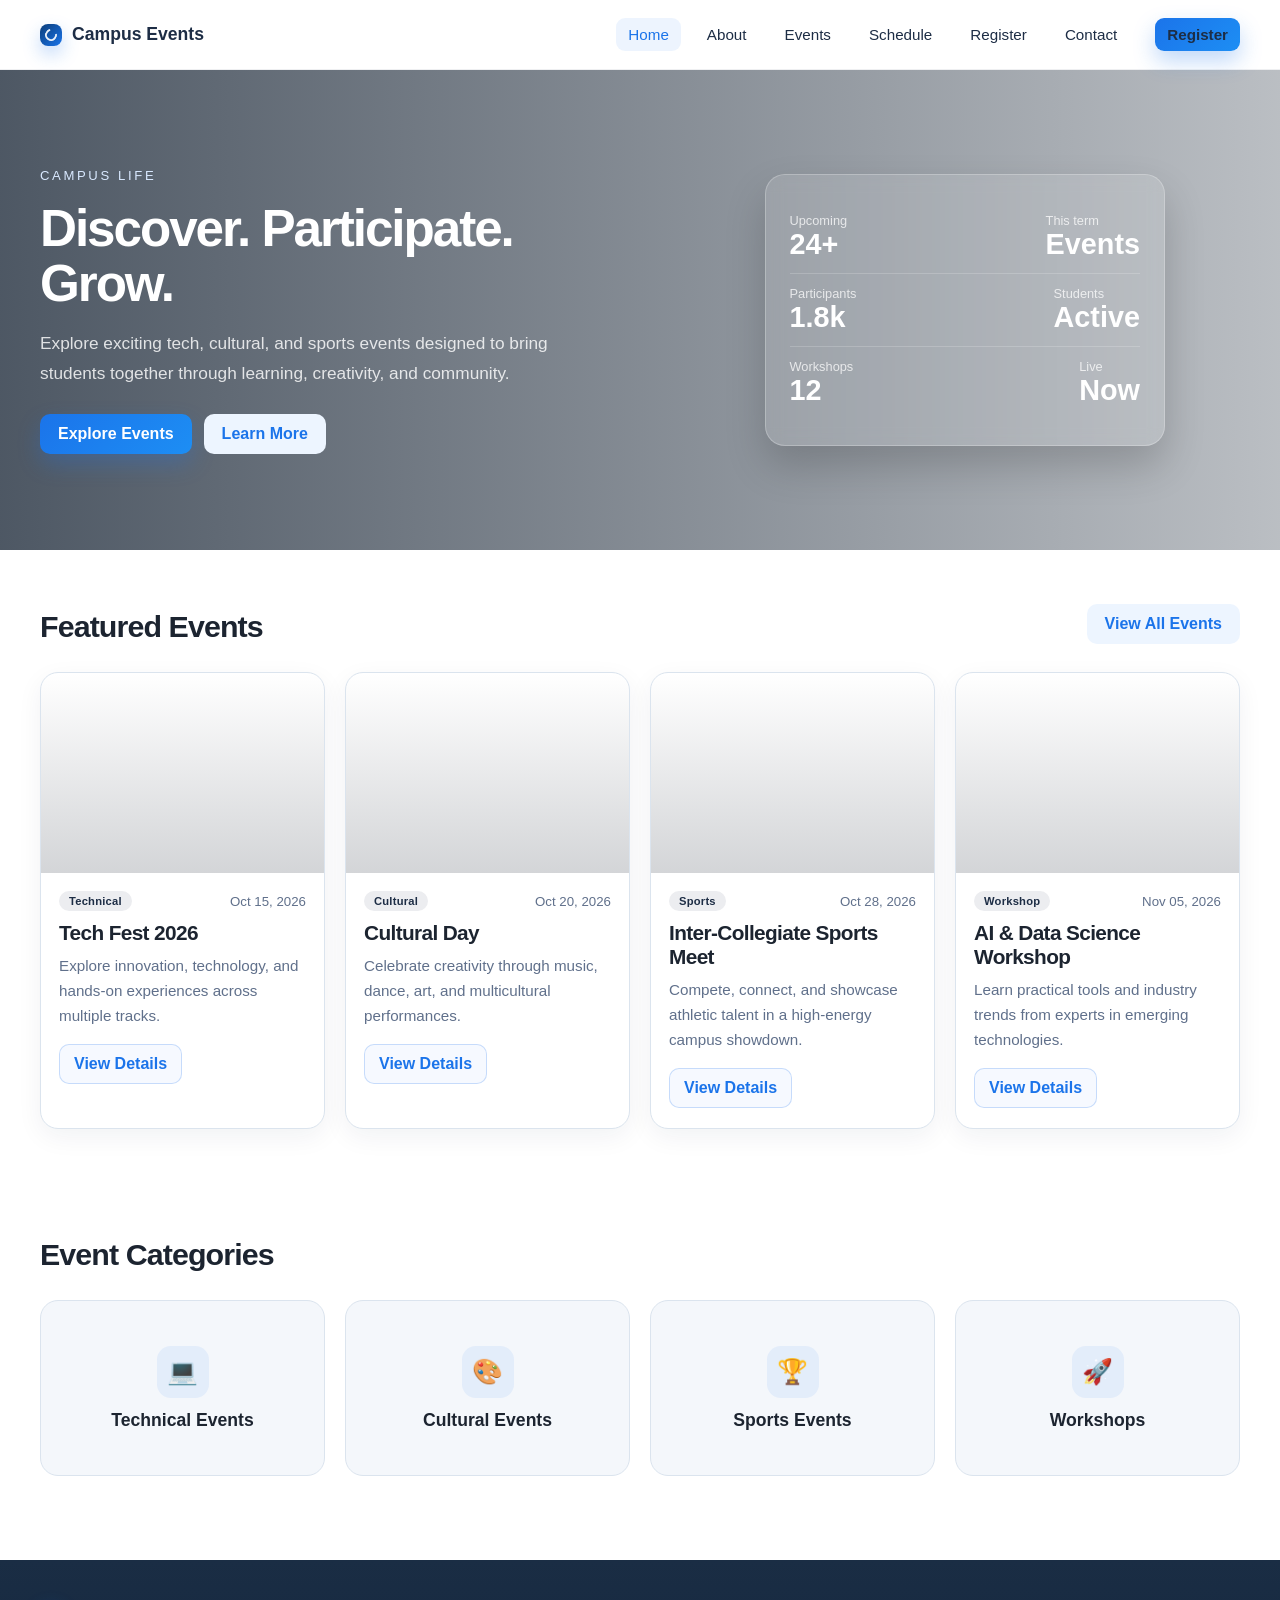
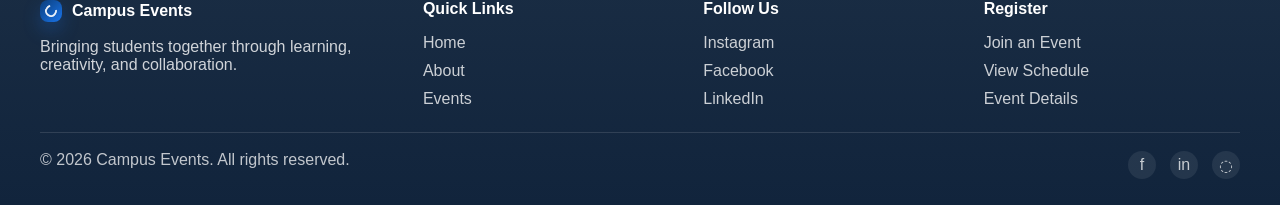
<file: college events/index.html>
<!DOCTYPE html>
<html lang="en">
  <head>
    <meta charset="UTF-8" />
    <meta name="viewport" content="width=device-width, initial-scale=1.0" />
    <title>Campus Events</title>
    <link rel="stylesheet" href="styles.css" />
  </head>
  <body>
    <div class="site-shell">
      <header class="topbar">
        <div class="container topbar-inner">
          <a href="index.html" class="brand" aria-label="Campus Events Home">
            <span class="brand-mark"></span>
            <span>Campus Events</span>
          </a>

          <nav class="nav" aria-label="Main navigation">
            <a href="index.html" class="active" aria-current="page">Home</a>
            <a href="about.html">About</a>
            <a href="events.html">Events</a>
            <a href="schedule.html">Schedule</a>
            <a href="register.html">Register</a>
            <a href="event-details.html">Contact</a>
            <a href="register.html" class="btn btn-primary">Register</a>
          </nav>
        </div>
      </header>

      <main>
        <section class="page-hero" style="background-image: url('https://images.unsplash.com/photo-1523240795612-9a054b0db644?auto=format&fit=crop&w=1600&q=80');">
          <div class="container hero-inner">
            <div class="hero-copy">
              <div class="eyebrow">Campus life</div>
              <h1>Discover. Participate. Grow.</h1>
              <p>
                Explore exciting tech, cultural, and sports events designed to bring
                students together through learning, creativity, and community.
              </p>
              <div class="hero-actions">
                <a class="btn btn-primary" href="events.html">Explore Events</a>
                <a class="btn btn-secondary" href="about.html">Learn More</a>
              </div>
            </div>

            <div class="hero-visual">
              <div class="hero-card">
                <div class="hero-stat">
                  <div>
                    <div style="opacity: .75; font-size: .8rem;">Upcoming</div>
                    <strong>24+</strong>
                  </div>
                  <div>
                    <div style="opacity: .75; font-size: .8rem;">This term</div>
                    <strong>Events</strong>
                  </div>
                </div>
                <div class="hero-stat">
                  <div>
                    <div style="opacity: .75; font-size: .8rem;">Participants</div>
                    <strong>1.8k</strong>
                  </div>
                  <div>
                    <div style="opacity: .75; font-size: .8rem;">Students</div>
                    <strong>Active</strong>
                  </div>
                </div>
                <div class="hero-stat">
                  <div>
                    <div style="opacity: .75; font-size: .8rem;">Workshops</div>
                    <strong>12</strong>
                  </div>
                  <div>
                    <div style="opacity: .75; font-size: .8rem;">Live</div>
                    <strong>Now</strong>
                  </div>
                </div>
              </div>
            </div>
          </div>
        </section>

        <section class="section">
          <div class="container">
            <div class="section-heading">
              <h2>Featured Events</h2>
              <a href="events.html" class="btn btn-secondary">View All Events</a>
            </div>

            <div class="featured-grid">
              <article class="card">
                <div class="card-media" style="background-image: url('https://images.unsplash.com/photo-1516280440614-37939bbacd81?auto=format&fit=crop&w=1200&q=80');"></div>
                <div class="card-body">
                  <div class="card-topline">
                    <span class="badge dark">Technical</span>
                    <span class="card-date">Oct 15, 2026</span>
                  </div>
                  <h3>Tech Fest 2026</h3>
                  <p>Explore innovation, technology, and hands-on experiences across multiple tracks.</p>
                  <div class="card-actions">
                    <a href="event-details.html" class="card-btn">View Details</a>
                  </div>
                </div>
              </article>

              <article class="card">
                <div class="card-media" style="background-image: url('https://images.unsplash.com/photo-1501386761578-eac5c94b800a?auto=format&fit=crop&w=1200&q=80');"></div>
                <div class="card-body">
                  <div class="card-topline">
                    <span class="badge dark">Cultural</span>
                    <span class="card-date">Oct 20, 2026</span>
                  </div>
                  <h3>Cultural Day</h3>
                  <p>Celebrate creativity through music, dance, art, and multicultural performances.</p>
                  <div class="card-actions">
                    <a href="event-details.html" class="card-btn">View Details</a>
                  </div>
                </div>
              </article>

              <article class="card">
                <div class="card-media" style="background-image: url('https://images.unsplash.com/photo-1547347298-4074fc3086f0?auto=format&fit=crop&w=1200&q=80');"></div>
                <div class="card-body">
                  <div class="card-topline">
                    <span class="badge dark">Sports</span>
                    <span class="card-date">Oct 28, 2026</span>
                  </div>
                  <h3>Inter-Collegiate Sports Meet</h3>
                  <p>Compete, connect, and showcase athletic talent in a high-energy campus showdown.</p>
                  <div class="card-actions">
                    <a href="event-details.html" class="card-btn">View Details</a>
                  </div>
                </div>
              </article>

              <article class="card">
                <div class="card-media" style="background-image: url('https://images.unsplash.com/photo-1516321318423-f06f85e504b3?auto=format&fit=crop&w=1200&q=80');"></div>
                <div class="card-body">
                  <div class="card-topline">
                    <span class="badge dark">Workshop</span>
                    <span class="card-date">Nov 05, 2026</span>
                  </div>
                  <h3>AI & Data Science Workshop</h3>
                  <p>Learn practical tools and industry trends from experts in emerging technologies.</p>
                  <div class="card-actions">
                    <a href="event-details.html" class="card-btn">View Details</a>
                  </div>
                </div>
              </article>
            </div>
          </div>
        </section>

        <section class="section">
          <div class="container">
            <div class="section-heading">
              <h2>Event Categories</h2>
            </div>

            <div class="category-grid">
              <div class="category-card">
                <div class="category-icon">💻</div>
                <h3>Technical Events</h3>
              </div>

              <div class="category-card">
                <div class="category-icon">🎨</div>
                <h3>Cultural Events</h3>
              </div>

              <div class="category-card">
                <div class="category-icon">🏆</div>
                <h3>Sports Events</h3>
              </div>

              <div class="category-card">
                <div class="category-icon">🚀</div>
                <h3>Workshops</h3>
              </div>
            </div>
          </div>
        </section>
      </main>

      <footer class="footer">
        <div class="container footer-inner">
          <div>
            <div class="footer-brand">
              <span class="brand-mark"></span>
              <span>Campus Events</span>
            </div>
            <p>Bringing students together through learning, creativity, and collaboration.</p>
          </div>

          <div class="footer-block">
            <h4>Quick Links</h4>
            <ul>
              <li><a href="index.html">Home</a></li>
              <li><a href="about.html">About</a></li>
              <li><a href="events.html">Events</a></li>
            </ul>
          </div>

          <div class="footer-block">
            <h4>Follow Us</h4>
            <ul>
              <li><a href="#">Instagram</a></li>
              <li><a href="#">Facebook</a></li>
              <li><a href="#">LinkedIn</a></li>
            </ul>
          </div>

          <div class="footer-block">
            <h4>Register</h4>
            <ul>
              <li><a href="register.html">Join an Event</a></li>
              <li><a href="schedule.html">View Schedule</a></li>
              <li><a href="event-details.html">Event Details</a></li>
            </ul>
          </div>
        </div>

        <div class="container footer-bottom">
          <span>© 2026 Campus Events. All rights reserved.</span>
          <div class="socials" aria-label="Social media links">
            <a href="#">f</a>
            <a href="#">in</a>
            <a href="#">◌</a>
          </div>
        </div>
      </footer>
    </div>
  </body>
</html>
</file>
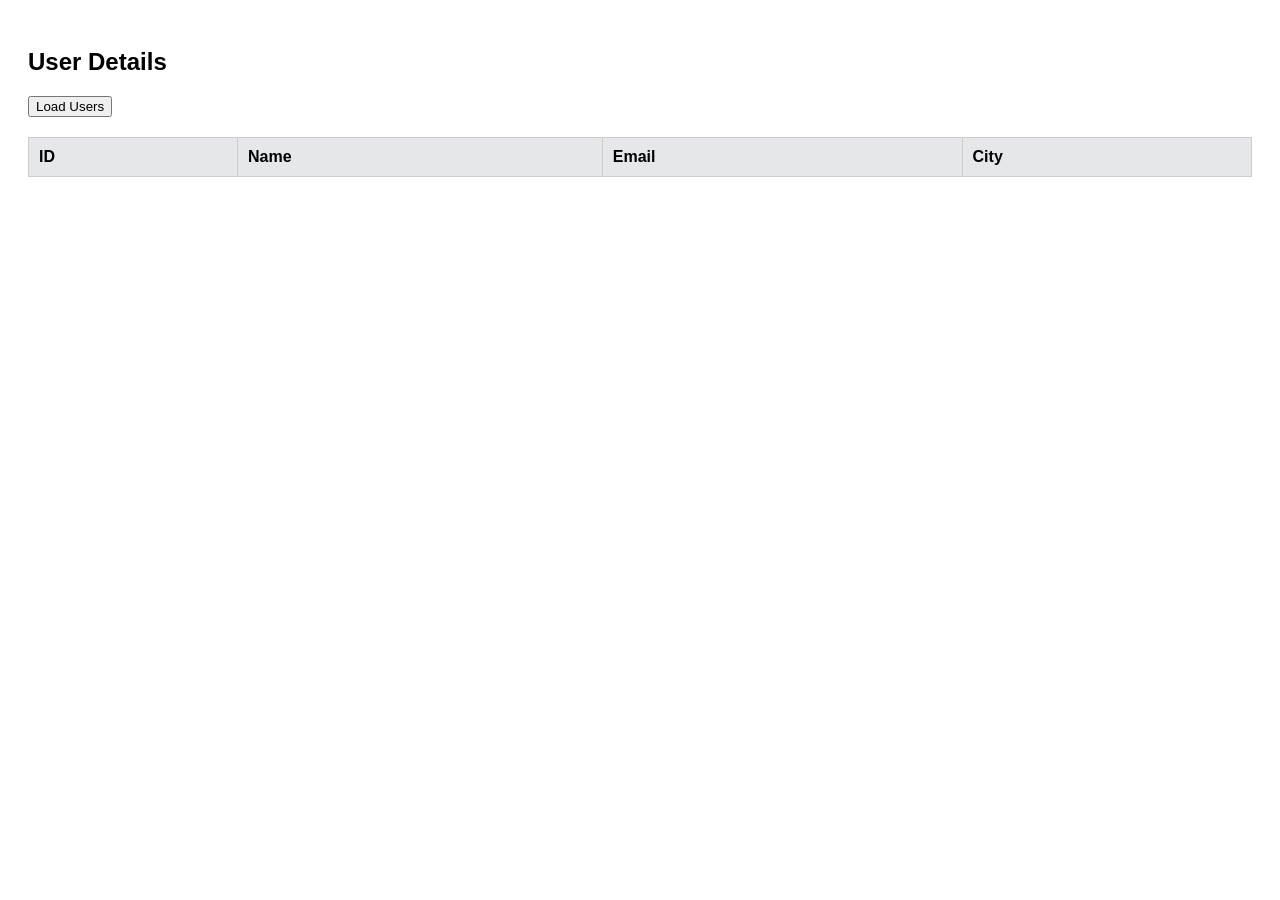
<file: fetch-users.html>
<!DOCTYPE html>
<html lang="en">

<head>
    <meta charset="UTF-8">
    <meta name="viewport" content="width=device-width, initial-scale=1.0">
    <title>Fetch Users</title>

    <style>
        body {
            font-family: Arial, sans-serif;
            padding: 20px;
        }

        table {
            width: 100%;
            border-collapse: collapse;
            margin-top: 20px;
        }

        th,
        td {
            border: 1px solid #ccc;
            padding: 10px;
            text-align: left;
        }

        th {
            background-color: #e5e7eb;
        }
    </style>
</head>

<body>

    <h2>User Details</h2>

    <button id="loadBtn">Load Users</button>
    <p id="status"></p>

    <table>
        <thead>
            <tr>
                <th>ID</th>
                <th>Name</th>
                <th>Email</th>
                <th>City</th>
            </tr>
        </thead>

        <tbody id="userTable"></tbody>
    </table>

    <script>
        const loadBtn = document.getElementById("loadBtn");
        const userTable = document.getElementById("userTable");
        const status = document.getElementById("status");

        async function fetchUsers() {
            status.textContent = "Loading users...";
            loadBtn.disabled = true;
            userTable.innerHTML = "";

            try {
                const response = await fetch(
                    "https://jsonplaceholder.typicode.com/users"
                );

                if (!response.ok) {
                    throw new Error("Failed to fetch users");
                }

                const users = await response.json();

                users.forEach((user) => {
                    const row = document.createElement("tr");
                    const cells = [user.id, user.name, user.email, user.address.city];

                    cells.forEach((value) => {
                        const cell = document.createElement("td");
                        cell.textContent = value;
                        row.appendChild(cell);
                    });

                    userTable.appendChild(row);
                });

                status.textContent = "Users loaded successfully!";
            } catch (error) {
                status.textContent = "Error: " + error.message;
            } finally {
                loadBtn.disabled = false;
            }
        }

        loadBtn.addEventListener("click", fetchUsers);
    </script>

</body>

</html>
</file>
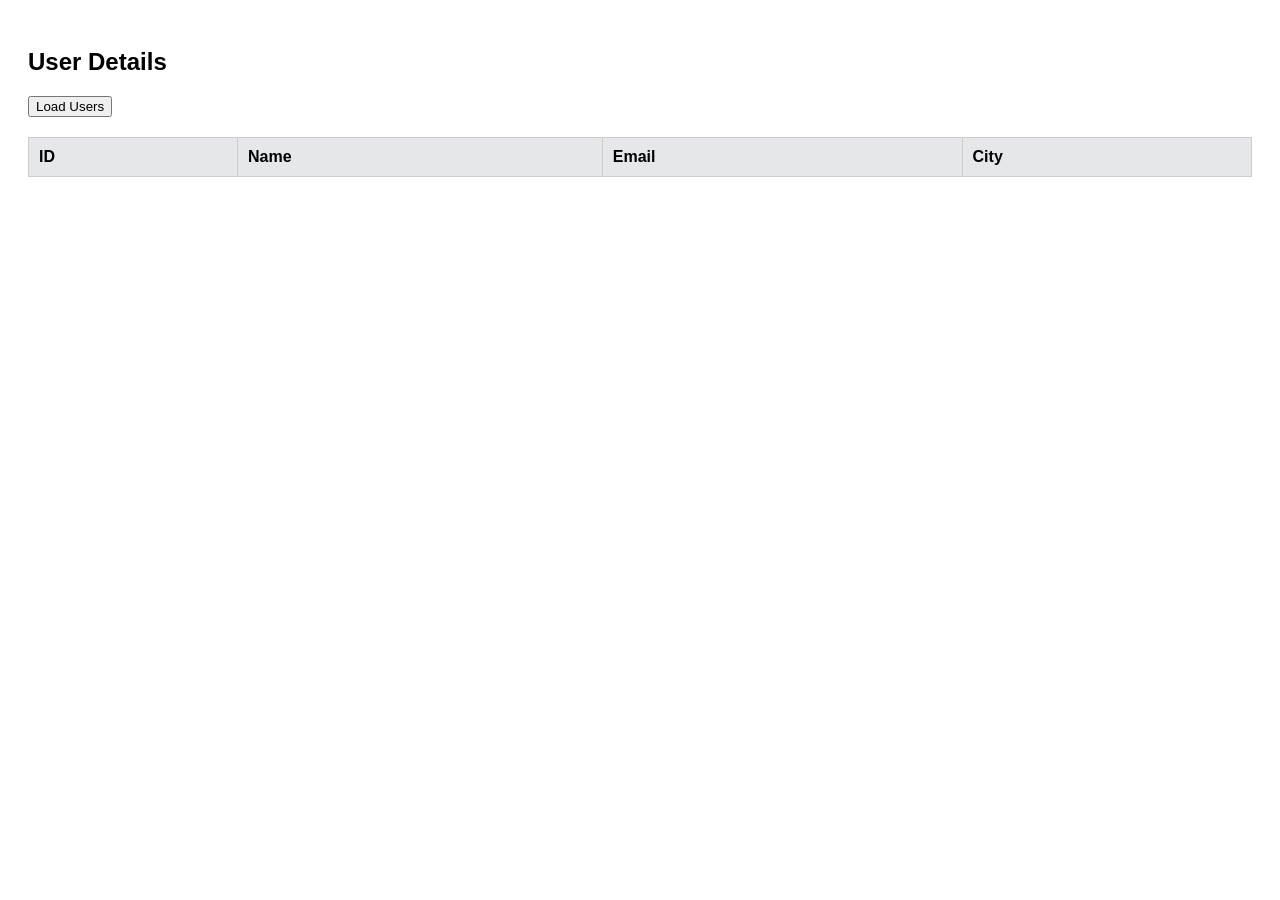
<file: json.html>
<!DOCTYPE html>
<html lang="en">

<head>
    <meta charset="UTF-8">
    <meta name="viewport" content="width=device-width, initial-scale=1.0">
    <title>Fetch Users</title>

    <style>
        body {
            font-family: Arial, sans-serif;
            padding: 20px;
        }

        table {
            width: 100%;
            border-collapse: collapse;
            margin-top: 20px;
        }

        th,
        td {
            border: 1px solid #ccc;
            padding: 10px;
            text-align: left;
        }

        th {
            background-color: #e5e7eb;
        }
    </style>
</head>

<body>

    <h2>User Details</h2>

    <button id="loadBtn">Load Users</button>
    <p id="status"></p>

    <table>
        <thead>
            <tr>
                <th>ID</th>
                <th>Name</th>
                <th>Email</th>
                <th>City</th>
            </tr>
        </thead>

        <tbody id="userTable">
            
        </tbody>
    </table>

    <script>
        const loadBtn = document.getElementById("loadBtn");
        const userTable = document.getElementById("userTable");
        const status = document.getElementById("status");

        async function fetchUsers() {
            status.textContent = "Loading users...";
            loadBtn.disabled = true;
            userTable.innerHTML = "";

            try {
                const response = await fetch(
                    "https://jsonplaceholder.typicode.com/users"
                );

                if (!response.ok) {
                    throw new Error("Failed to fetch users");
                }

                const users = await response.json();

                users.forEach((user) => {
                    const row = document.createElement("tr");

                    row.innerHTML = `
            <td>${user.id}</td>
            <td>${user.name}</td>
            <td>${user.email}</td>
            <td>${user.address.city}</td>
          `;

                    userTable.appendChild(row);
                });

                status.textContent = "Users loaded successfully!";
            } catch (error) {
                status.textContent = "Error: " + error.message;
            } finally {
                loadBtn.disabled = false;
            }
        }

        loadBtn.addEventListener("click", fetchUsers);
    </script>

</body>

</html>
</file>
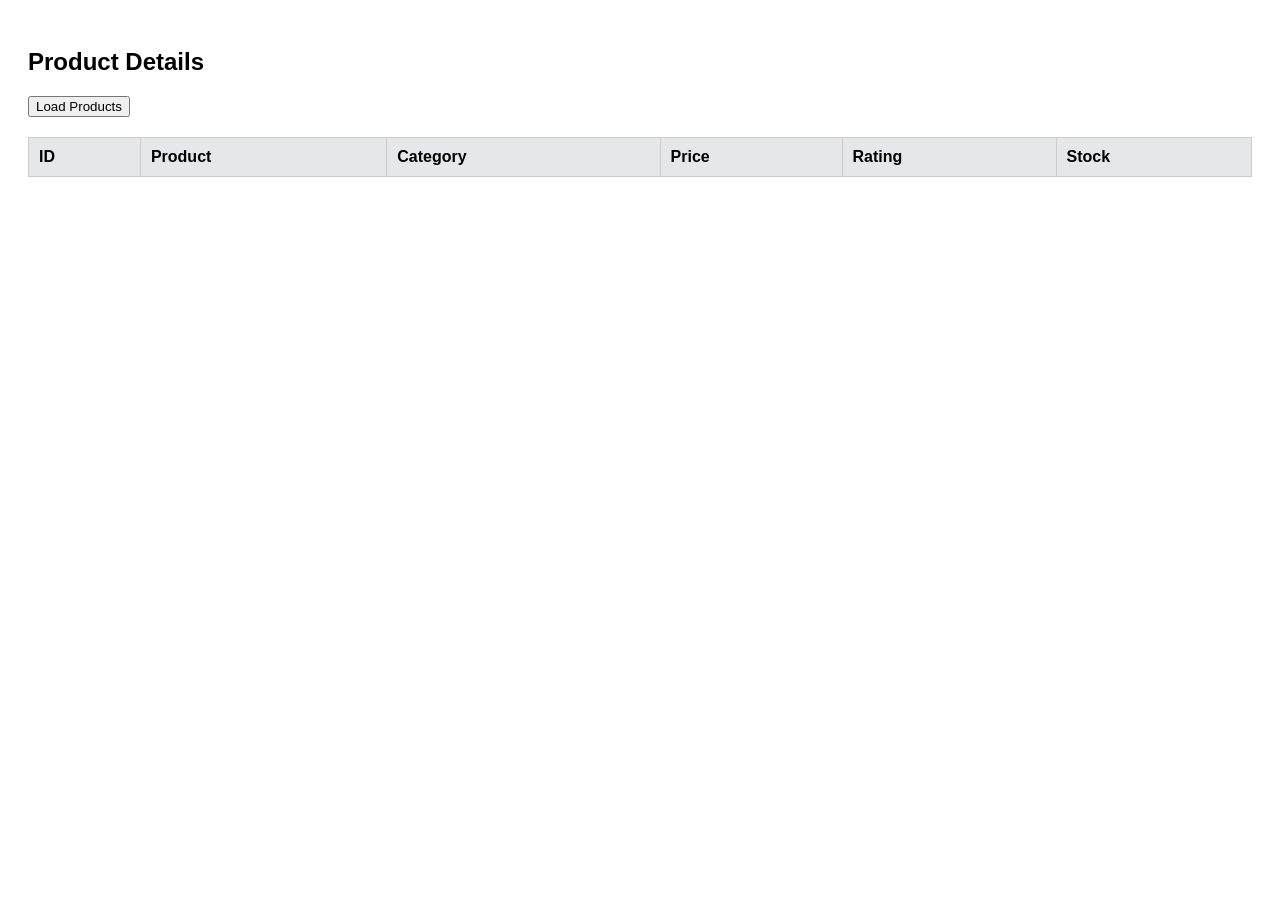
<file: test.html>
<!DOCTYPE html>
<html lang="en">
<head>
  <meta charset="UTF-8">
  <meta name="viewport" content="width=device-width, initial-scale=1.0">
  <title>Fetch Products</title>

  <style>
    body {
      font-family: Arial, sans-serif;
      padding: 20px;
    }

    table {
      width: 100%;
      border-collapse: collapse;
      margin-top: 20px;
    }

    th, td {
      border: 1px solid #ccc;
      padding: 10px;
      text-align: left;
    }

    th {
      background-color: #e5e7eb;
    }
  </style>
</head>
<body>

  <h2>Product Details</h2>

  <button id="loadBtn">Load Products</button>
  <p id="status"></p>

  <table>
    <thead>
      <tr>
        <th>ID</th>
        <th>Product</th>
        <th>Category</th>
        <th>Price</th>
        <th>Rating</th>
        <th>Stock</th>
      </tr>
    </thead>

    <tbody id="productTable">
      <!-- API data will be added here -->
    </tbody>
  </table>

  <script>
    const loadBtn = document.getElementById("loadBtn");
    const productTable = document.getElementById("productTable");
    const status = document.getElementById("status");

    async function fetchProducts() {
      status.textContent = "Loading products...";
      loadBtn.disabled = true;
      productTable.innerHTML = "";

      try {
        const response = await fetch(
          "https://dummyjson.com/products"
        );

        if (!response.ok) {
          throw new Error("Failed to fetch products");
        }

        const data = await response.json();

        data.products.forEach((product) => {
          const row = document.createElement("tr");

          row.innerHTML = `
            <td>${product.id}</td>
            <td>${product.title}</td>
            <td>${product.category}</td>
            <td>$${product.price.toFixed(2)}</td>
            <td>${product.rating}</td>
            <td>${product.stock}</td>
          `;

          productTable.appendChild(row);
        });

        status.textContent = `Loaded ${data.products.length} products.`;
      } catch (error) {
        status.textContent = "Error: " + error.message;
      } finally {
        loadBtn.disabled = false;
      }
    }

    loadBtn.addEventListener("click", fetchProducts);
  </script>

</body>
</html>
</file>
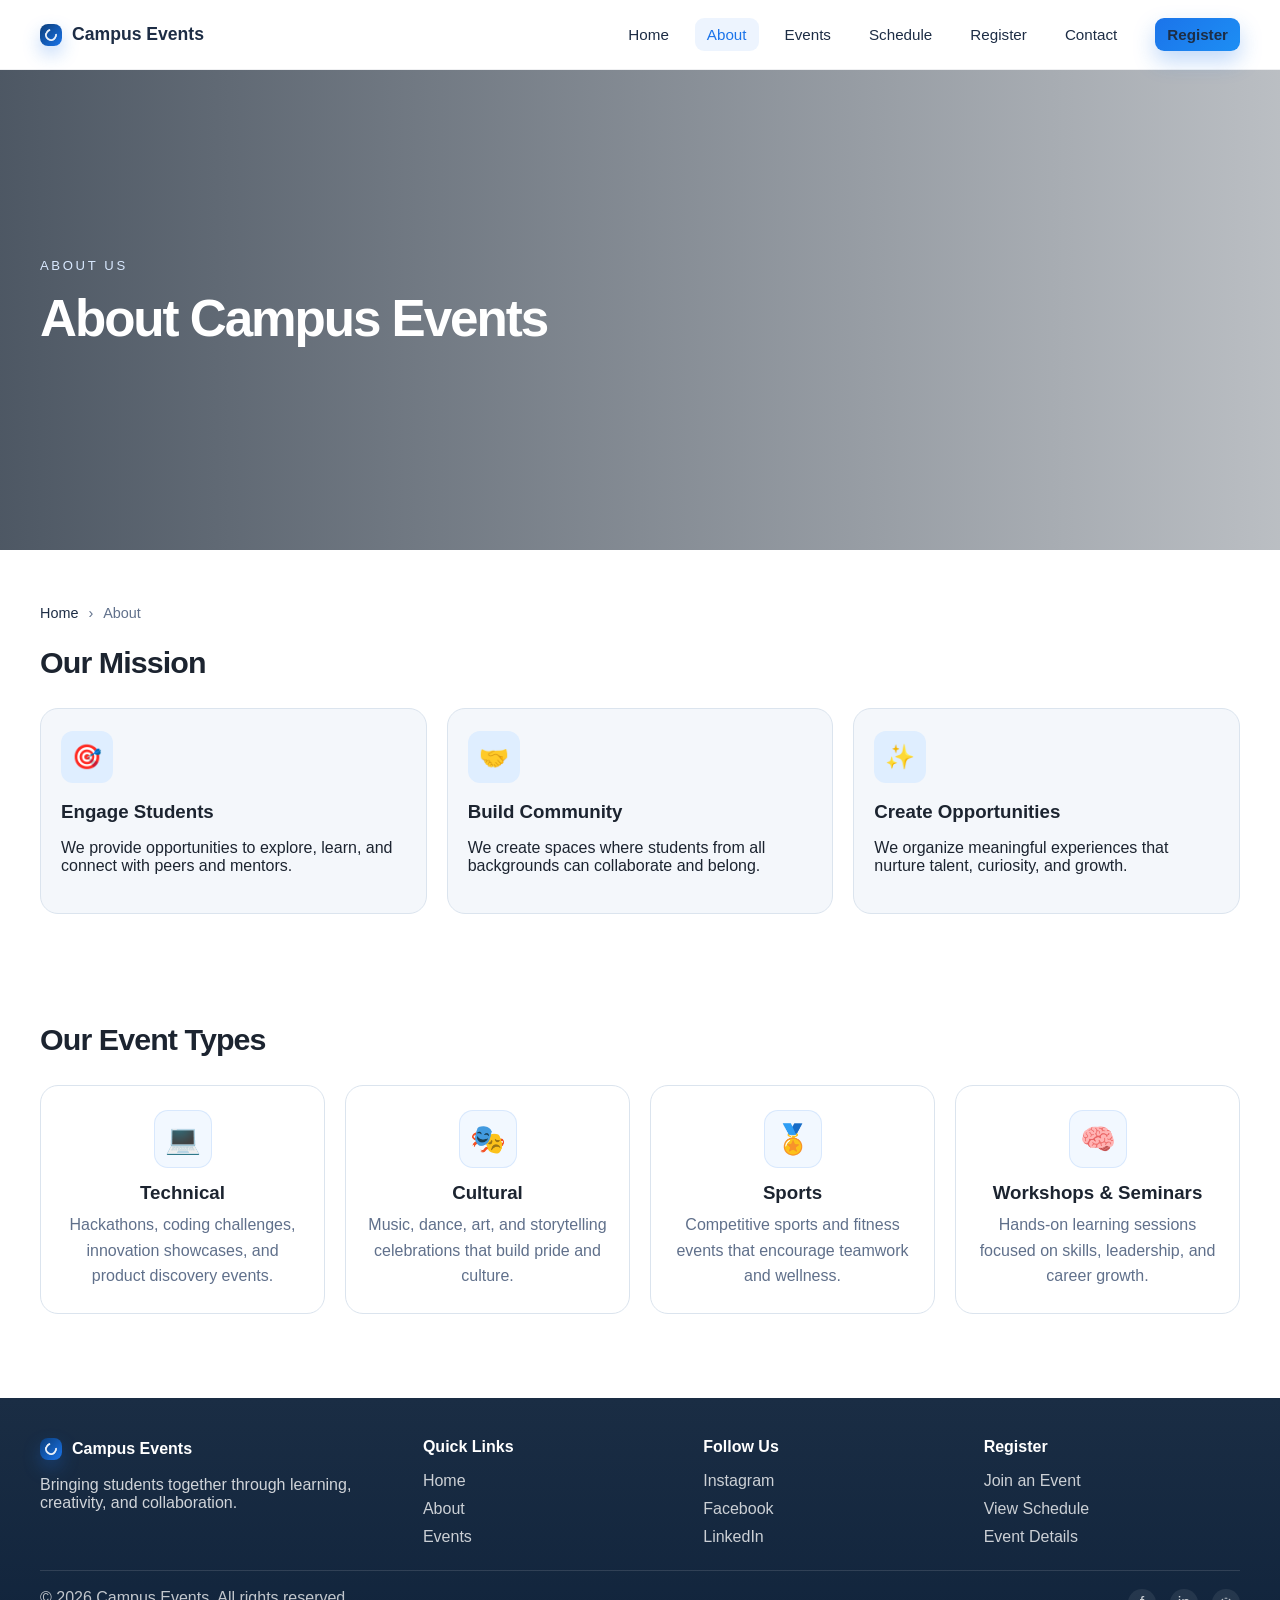
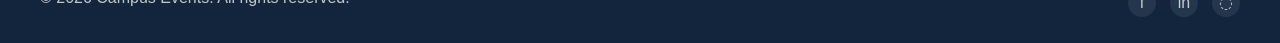
<file: college events/about.html>
<!DOCTYPE html>
<html lang="en">
  <head>
    <meta charset="UTF-8" />
    <meta name="viewport" content="width=device-width, initial-scale=1.0" />
    <title>About Campus Events</title>
    <link rel="stylesheet" href="styles.css" />
  </head>
  <body>
    <div class="site-shell">
      <header class="topbar">
        <div class="container topbar-inner">
          <a href="index.html" class="brand" aria-label="Campus Events Home">
            <span class="brand-mark"></span>
            <span>Campus Events</span>
          </a>

          <nav class="nav" aria-label="Main navigation">
            <a href="index.html">Home</a>
            <a href="about.html" class="active" aria-current="page">About</a>
            <a href="events.html">Events</a>
            <a href="schedule.html">Schedule</a>
            <a href="register.html">Register</a>
            <a href="event-details.html">Contact</a>
            <a href="register.html" class="btn btn-primary">Register</a>
          </nav>
        </div>
      </header>

      <main>
        <section class="page-hero about-hero">
          <div class="container hero-inner">
            <div class="hero-copy" style="max-width: 700px;">
              <div class="eyebrow">About us</div>
              <h1>About Campus Events</h1>
            </div>
          </div>
        </section>

        <section class="section">
          <div class="container">
            <div class="page-breadcrumb">
              <a href="index.html">Home</a>
              <span>›</span>
              <span>About</span>
            </div>

            <div class="section-heading">
              <h2>Our Mission</h2>
            </div>

            <div class="mission-grid">
              <article class="mission-card">
                <div class="icon-bubble">🎯</div>
                <h3>Engage Students</h3>
                <p>We provide opportunities to explore, learn, and connect with peers and mentors.</p>
              </article>

              <article class="mission-card">
                <div class="icon-bubble">🤝</div>
                <h3>Build Community</h3>
                <p>We create spaces where students from all backgrounds can collaborate and belong.</p>
              </article>

              <article class="mission-card">
                <div class="icon-bubble">✨</div>
                <h3>Create Opportunities</h3>
                <p>We organize meaningful experiences that nurture talent, curiosity, and growth.</p>
              </article>
            </div>
          </div>
        </section>

        <section class="section">
          <div class="container">
            <div class="section-heading">
              <h2>Our Event Types</h2>
            </div>

            <div class="type-grid">
              <article class="type-card">
                <div class="type-icon">💻</div>
                <h3>Technical</h3>
                <p>Hackathons, coding challenges, innovation showcases, and product discovery events.</p>
              </article>

              <article class="type-card">
                <div class="type-icon">🎭</div>
                <h3>Cultural</h3>
                <p>Music, dance, art, and storytelling celebrations that build pride and culture.</p>
              </article>

              <article class="type-card">
                <div class="type-icon">🏅</div>
                <h3>Sports</h3>
                <p>Competitive sports and fitness events that encourage teamwork and wellness.</p>
              </article>

              <article class="type-card">
                <div class="type-icon">🧠</div>
                <h3>Workshops &amp; Seminars</h3>
                <p>Hands-on learning sessions focused on skills, leadership, and career growth.</p>
              </article>
            </div>
          </div>
        </section>
      </main>

      <footer class="footer">
        <div class="container footer-inner">
          <div>
            <div class="footer-brand">
              <span class="brand-mark"></span>
              <span>Campus Events</span>
            </div>
            <p>Bringing students together through learning, creativity, and collaboration.</p>
          </div>

          <div class="footer-block">
            <h4>Quick Links</h4>
            <ul>
              <li><a href="index.html">Home</a></li>
              <li><a href="about.html">About</a></li>
              <li><a href="events.html">Events</a></li>
            </ul>
          </div>

          <div class="footer-block">
            <h4>Follow Us</h4>
            <ul>
              <li><a href="#">Instagram</a></li>
              <li><a href="#">Facebook</a></li>
              <li><a href="#">LinkedIn</a></li>
            </ul>
          </div>

          <div class="footer-block">
            <h4>Register</h4>
            <ul>
              <li><a href="register.html">Join an Event</a></li>
              <li><a href="schedule.html">View Schedule</a></li>
              <li><a href="event-details.html">Event Details</a></li>
            </ul>
          </div>
        </div>

        <div class="container footer-bottom">
          <span>© 2026 Campus Events. All rights reserved.</span>
          <div class="socials" aria-label="Social media links">
            <a href="#">f</a>
            <a href="#">in</a>
            <a href="#">◌</a>
          </div>
        </div>
      </footer>
    </div>
  </body>
</html>
</file>
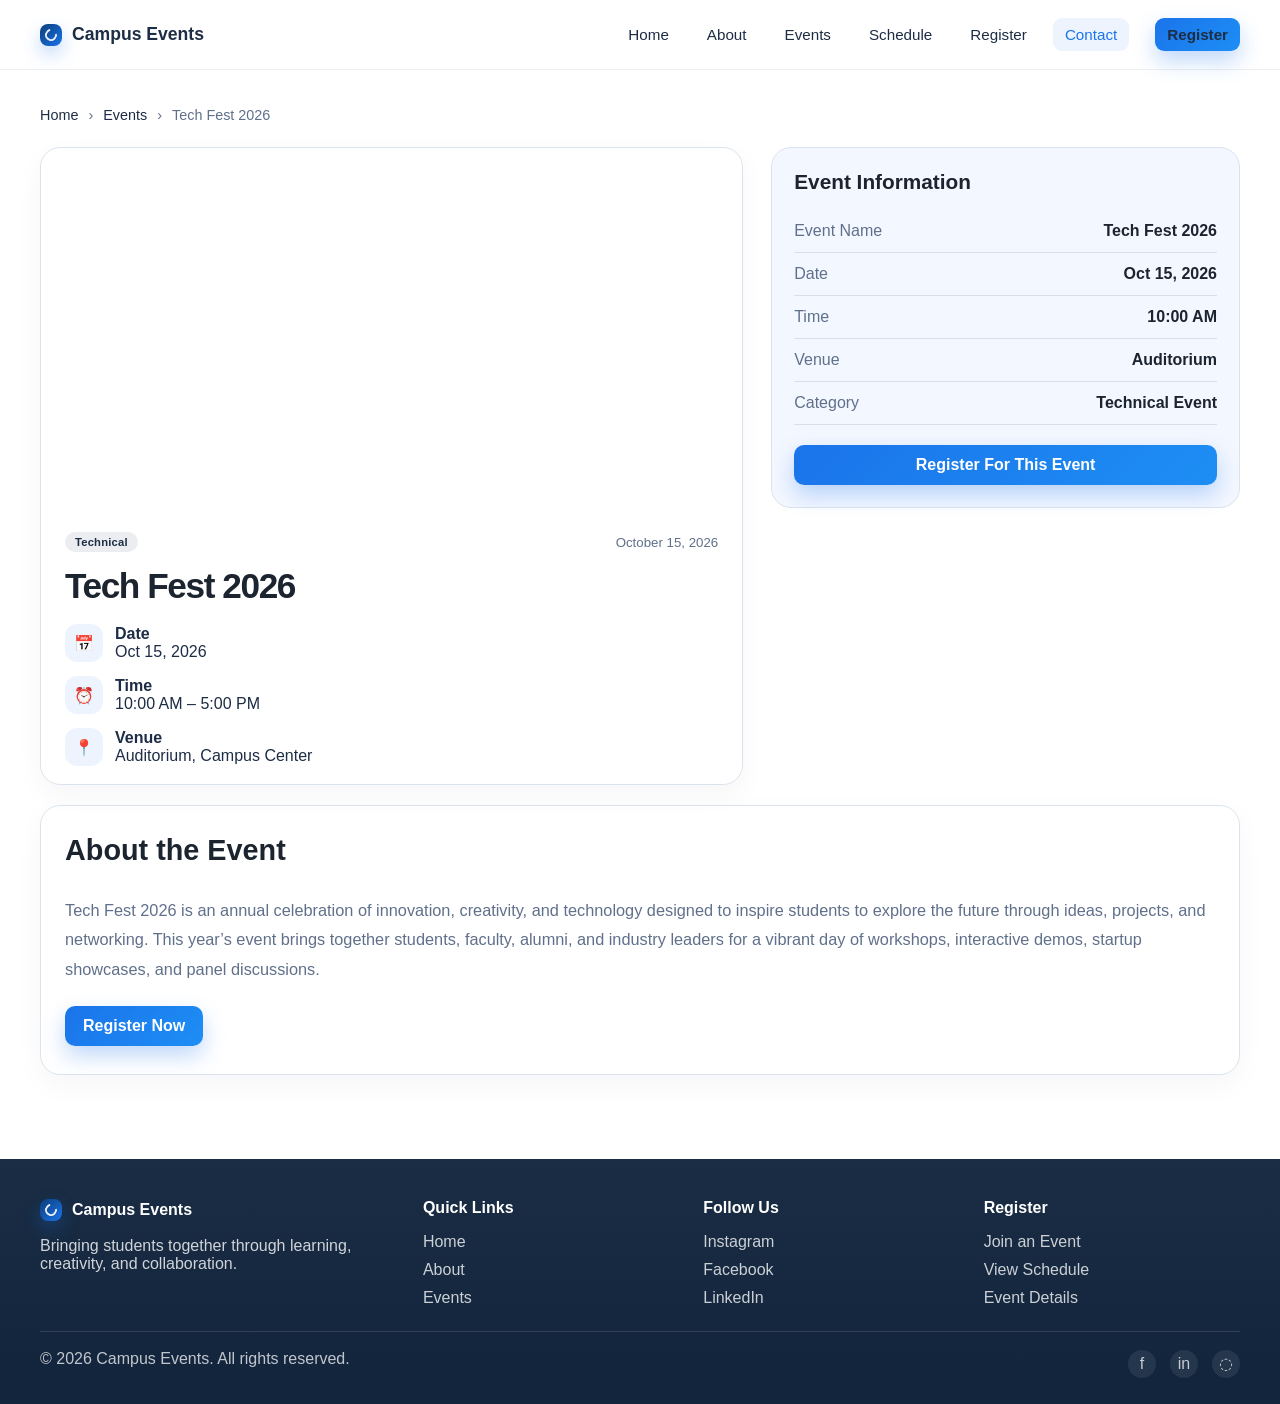
<file: college events/event-details.html>
<!DOCTYPE html>
<html lang="en">
  <head>
    <meta charset="UTF-8" />
    <meta name="viewport" content="width=device-width, initial-scale=1.0" />
    <title>Event Details | Tech Fest 2026</title>
    <link rel="stylesheet" href="styles.css" />
  </head>
  <body>
    <div class="site-shell">
      <header class="topbar">
        <div class="container topbar-inner">
          <a href="index.html" class="brand" aria-label="Campus Events Home">
            <span class="brand-mark"></span>
            <span>Campus Events</span>
          </a>

          <nav class="nav" aria-label="Main navigation">
            <a href="index.html">Home</a>
            <a href="about.html">About</a>
            <a href="events.html">Events</a>
            <a href="schedule.html">Schedule</a>
            <a href="register.html">Register</a>
            <a href="event-details.html" class="active" aria-current="page">Contact</a>
            <a href="register.html" class="btn btn-primary">Register</a>
          </nav>
        </div>
      </header>

      <main>
        <section class="section" style="padding-top: 36px; padding-bottom: 12px;">
          <div class="container">
            <div class="page-breadcrumb">
              <a href="index.html">Home</a>
              <span>›</span>
              <a href="events.html">Events</a>
              <span>›</span>
              <span>Tech Fest 2026</span>
            </div>

            <div class="event-details-layout">
              <div class="details-card">
                <div class="details-media" style="background-image: url('https://images.unsplash.com/photo-1523240795612-9a054b0db644?auto=format&fit=crop&w=1500&q=80');"></div>
                <div class="details-body">
                  <div class="card-topline" style="margin-bottom: 14px;">
                    <span class="badge dark">Technical</span>
                    <span class="card-date">October 15, 2026</span>
                  </div>
                  <h2 style="margin: 0; font-size: 2.2rem; letter-spacing: -0.04em;">Tech Fest 2026</h2>

                  <div class="meta-list">
                    <div class="meta-row">
                      <div class="meta-icon">📅</div>
                      <div>
                        <strong>Date</strong><br />
                        Oct 15, 2026
                      </div>
                    </div>
                    <div class="meta-row">
                      <div class="meta-icon">⏰</div>
                      <div>
                        <strong>Time</strong><br />
                        10:00 AM – 5:00 PM
                      </div>
                    </div>
                    <div class="meta-row">
                      <div class="meta-icon">📍</div>
                      <div>
                        <strong>Venue</strong><br />
                        Auditorium, Campus Center
                      </div>
                    </div>
                  </div>
                </div>
              </div>

              <aside class="details-panel">
                <h3>Event Information</h3>
                <div class="info-row"><span class="label">Event Name</span><strong>Tech Fest 2026</strong></div>
                <div class="info-row"><span class="label">Date</span><strong>Oct 15, 2026</strong></div>
                <div class="info-row"><span class="label">Time</span><strong>10:00 AM</strong></div>
                <div class="info-row"><span class="label">Venue</span><strong>Auditorium</strong></div>
                <div class="info-row"><span class="label">Category</span><strong>Technical Event</strong></div>
                <div style="padding-top: 20px;">
                  <a href="register.html" class="btn btn-primary" style="width: 100%;">Register For This Event</a>
                </div>
              </aside>
            </div>
          </div>
        </section>

        <section class="section" style="padding-top: 8px;">
          <div class="container">
            <div class="details-card" style="padding: 28px 24px;">
              <h3 style="margin-top:0; font-size: 1.8rem;">About the Event</h3>
              <p style="margin:0; color: var(--muted); line-height: 1.8; font-size: 1.02rem;">
                Tech Fest 2026 is an annual celebration of innovation, creativity, and technology designed to inspire students to explore the future through ideas, projects, and networking. This year’s event brings together students, faculty, alumni, and industry leaders for a vibrant day of workshops, interactive demos, startup showcases, and panel discussions.
              </p>
              <div style="margin-top: 22px;">
                <a href="register.html" class="btn btn-primary">Register Now</a>
              </div>
            </div>
          </div>
        </section>
      </main>

      <footer class="footer">
        <div class="container footer-inner">
          <div>
            <div class="footer-brand">
              <span class="brand-mark"></span>
              <span>Campus Events</span>
            </div>
            <p>Bringing students together through learning, creativity, and collaboration.</p>
          </div>

          <div class="footer-block">
            <h4>Quick Links</h4>
            <ul>
              <li><a href="index.html">Home</a></li>
              <li><a href="about.html">About</a></li>
              <li><a href="events.html">Events</a></li>
            </ul>
          </div>

          <div class="footer-block">
            <h4>Follow Us</h4>
            <ul>
              <li><a href="#">Instagram</a></li>
              <li><a href="#">Facebook</a></li>
              <li><a href="#">LinkedIn</a></li>
            </ul>
          </div>

          <div class="footer-block">
            <h4>Register</h4>
            <ul>
              <li><a href="register.html">Join an Event</a></li>
              <li><a href="schedule.html">View Schedule</a></li>
              <li><a href="event-details.html">Event Details</a></li>
            </ul>
          </div>
        </div>

        <div class="container footer-bottom">
          <span>© 2026 Campus Events. All rights reserved.</span>
          <div class="socials" aria-label="Social media links">
            <a href="#">f</a>
            <a href="#">in</a>
            <a href="#">◌</a>
          </div>
        </div>
      </footer>
     </div>
  </body>
</html>
</file>
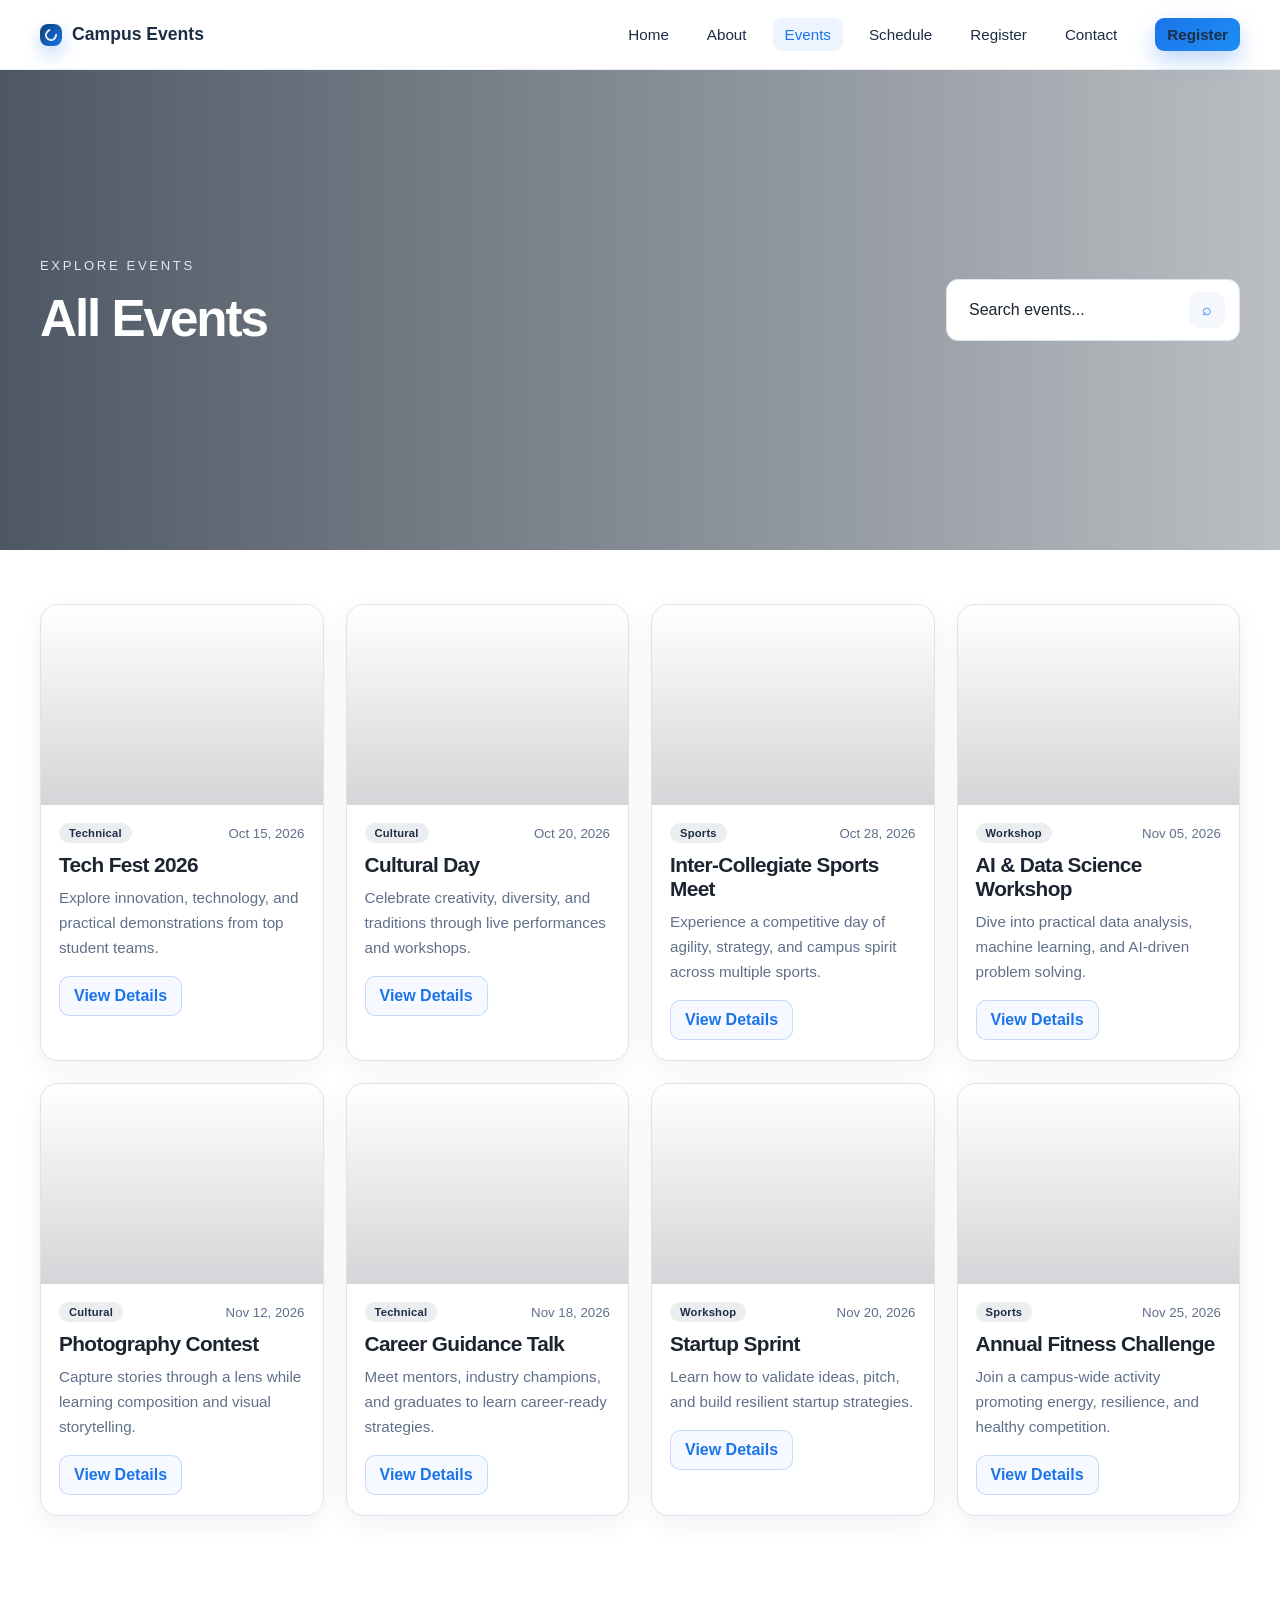
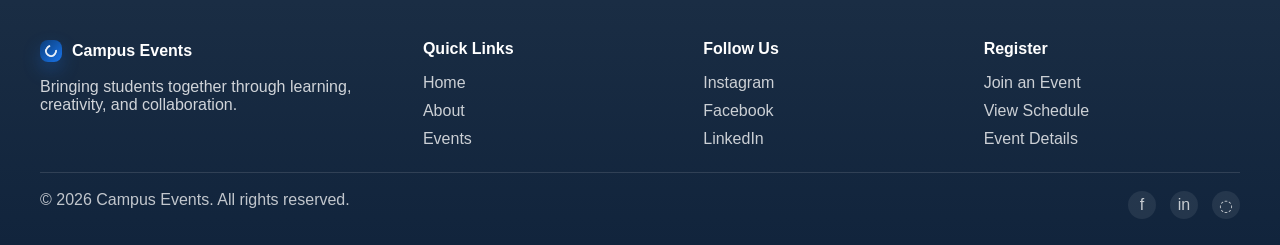
<file: college events/events.html>
<!DOCTYPE html>
<html lang="en">
  <head>
    <meta charset="UTF-8" />
    <meta name="viewport" content="width=device-width, initial-scale=1.0" />
    <title>Campus Events | All Events</title>
    <link rel="stylesheet" href="styles.css" />
  </head>
  <body>
    <div class="site-shell">
      <header class="topbar">
        <div class="container topbar-inner">
          <a href="index.html" class="brand" aria-label="Campus Events Home">
            <span class="brand-mark"></span>
            <span>Campus Events</span>
          </a>

          <nav class="nav" aria-label="Main navigation">
            <a href="index.html">Home</a>
            <a href="about.html">About</a>
            <a href="events.html" class="active" aria-current="page">Events</a>
            <a href="schedule.html">Schedule</a>
            <a href="register.html">Register</a>
            <a href="event-details.html">Contact</a>
            <a href="register.html" class="btn btn-primary">Register</a>
          </nav>
        </div>
      </header>

      <main>
        <section class="page-hero events-hero">
          <div class="container hero-inner">
            <div class="hero-copy" style="max-width: 700px;">
              <div class="eyebrow">Explore events</div>
              <h1>All Events</h1>
            </div>
            <div class="search-box" aria-label="Search events">
              <input type="text" value="Search events..." aria-label="Search" />
              <div class="search-icon">⌕</div>
            </div>
          </div>
        </section>

        <section class="section">
          <div class="container">
            <div class="events-grid">
              <article class="card">
                <div class="card-media" style="background-image: url('https://images.unsplash.com/photo-1516280440614-37939bbacd81?auto=format&fit=crop&w=1200&q=80');"></div>
                <div class="card-body">
                  <div class="card-topline">
                    <span class="badge dark">Technical</span>
                    <span class="card-date">Oct 15, 2026</span>
                  </div>
                  <h3>Tech Fest 2026</h3>
                  <p>Explore innovation, technology, and practical demonstrations from top student teams.</p>
                  <div class="card-actions">
                    <a href="event-details.html" class="card-btn">View Details</a>
                  </div>
                </div>
              </article>

              <article class="card">
                <div class="card-media" style="background-image: url('https://images.unsplash.com/photo-1501386761578-eac5c94b800a?auto=format&fit=crop&w=1200&q=80');"></div>
                <div class="card-body">
                  <div class="card-topline">
                    <span class="badge dark">Cultural</span>
                    <span class="card-date">Oct 20, 2026</span>
                  </div>
                  <h3>Cultural Day</h3>
                  <p>Celebrate creativity, diversity, and traditions through live performances and workshops.</p>
                  <div class="card-actions">
                    <a href="event-details.html" class="card-btn">View Details</a>
                  </div>
                </div>
              </article>

              <article class="card">
                <div class="card-media" style="background-image: url('https://images.unsplash.com/photo-1547347298-4074fc3086f0?auto=format&fit=crop&w=1200&q=80');"></div>
                <div class="card-body">
                  <div class="card-topline">
                    <span class="badge dark">Sports</span>
                    <span class="card-date">Oct 28, 2026</span>
                  </div>
                  <h3>Inter-Collegiate Sports Meet</h3>
                  <p>Experience a competitive day of agility, strategy, and campus spirit across multiple sports.</p>
                  <div class="card-actions">
                    <a href="event-details.html" class="card-btn">View Details</a>
                  </div>
                </div>
              </article>

              <article class="card">
                <div class="card-media" style="background-image: url('https://images.unsplash.com/photo-1516321318423-f06f85e504b3?auto=format&fit=crop&w=1200&q=80');"></div>
                <div class="card-body">
                  <div class="card-topline">
                    <span class="badge dark">Workshop</span>
                    <span class="card-date">Nov 05, 2026</span>
                  </div>
                  <h3>AI &amp; Data Science Workshop</h3>
                  <p>Dive into practical data analysis, machine learning, and AI-driven problem solving.</p>
                  <div class="card-actions">
                    <a href="event-details.html" class="card-btn">View Details</a>
                  </div>
                </div>
              </article>

              <article class="card">
                <div class="card-media" style="background-image: url('https://images.unsplash.com/photo-1493246507139-91e8fad9978e?auto=format&fit=crop&w=1200&q=80');"></div>
                <div class="card-body">
                  <div class="card-topline">
                    <span class="badge dark">Cultural</span>
                    <span class="card-date">Nov 12, 2026</span>
                  </div>
                  <h3>Photography Contest</h3>
                  <p>Capture stories through a lens while learning composition and visual storytelling.</p>
                  <div class="card-actions">
                    <a href="event-details.html" class="card-btn">View Details</a>
                  </div>
                </div>
              </article>

              <article class="card">
                <div class="card-media" style="background-image: url('https://images.unsplash.com/photo-1522202176988-66273c2fd55f?auto=format&fit=crop&w=1200&q=80');"></div>
                <div class="card-body">
                  <div class="card-topline">
                    <span class="badge dark">Technical</span>
                    <span class="card-date">Nov 18, 2026</span>
                  </div>
                  <h3>Career Guidance Talk</h3>
                  <p>Meet mentors, industry champions, and graduates to learn career-ready strategies.</p>
                  <div class="card-actions">
                    <a href="event-details.html" class="card-btn">View Details</a>
                  </div>
                </div>
              </article>

              <article class="card">
                <div class="card-media" style="background-image: url('https://images.unsplash.com/photo-1529156069898-49953e39b3ac?auto=format&fit=crop&w=1200&q=80');"></div>
                <div class="card-body">
                  <div class="card-topline">
                    <span class="badge dark">Workshop</span>
                    <span class="card-date">Nov 20, 2026</span>
                  </div>
                  <h3>Startup Sprint</h3>
                  <p>Learn how to validate ideas, pitch, and build resilient startup strategies.</p>
                  <div class="card-actions">
                    <a href="event-details.html" class="card-btn">View Details</a>
                  </div>
                </div>
              </article>

              <article class="card">
                <div class="card-media" style="background-image: url('https://images.unsplash.com/photo-1517457373958-b7bdd4587205?auto=format&fit=crop&w=1200&q=80');"></div>
                <div class="card-body">
                  <div class="card-topline">
                    <span class="badge dark">Sports</span>
                    <span class="card-date">Nov 25, 2026</span>
                  </div>
                  <h3>Annual Fitness Challenge</h3>
                  <p>Join a campus-wide activity promoting energy, resilience, and healthy competition.</p>
                  <div class="card-actions">
                    <a href="event-details.html" class="card-btn">View Details</a>
                  </div>
                </div>
              </article>
            </div>
          </div>
        </section>
      </main>

      <footer class="footer">
        <div class="container footer-inner">
          <div>
            <div class="footer-brand">
              <span class="brand-mark"></span>
              <span>Campus Events</span>
            </div>
            <p>Bringing students together through learning, creativity, and collaboration.</p>
          </div>

          <div class="footer-block">
            <h4>Quick Links</h4>
            <ul>
              <li><a href="index.html">Home</a></li>
              <li><a href="about.html">About</a></li>
              <li><a href="events.html">Events</a></li>
            </ul>
          </div>

          <div class="footer-block">
            <h4>Follow Us</h4>
            <ul>
              <li><a href="#">Instagram</a></li>
              <li><a href="#">Facebook</a></li>
              <li><a href="#">LinkedIn</a></li>
            </ul>
          </div>

          <div class="footer-block">
            <h4>Register</h4>
            <ul>
              <li><a href="register.html">Join an Event</a></li>
              <li><a href="schedule.html">View Schedule</a></li>
              <li><a href="event-details.html">Event Details</a></li>
            </ul>
          </div>
        </div>

        <div class="container footer-bottom">
          <span>© 2026 Campus Events. All rights reserved.</span>
          <div class="socials" aria-label="Social media links">
            <a href="#">f</a>
            <a href="#">in</a>
            <a href="#">◌</a>
          </div>
        </div>
      </footer>
    </div>
  </body>
</html>
</file>
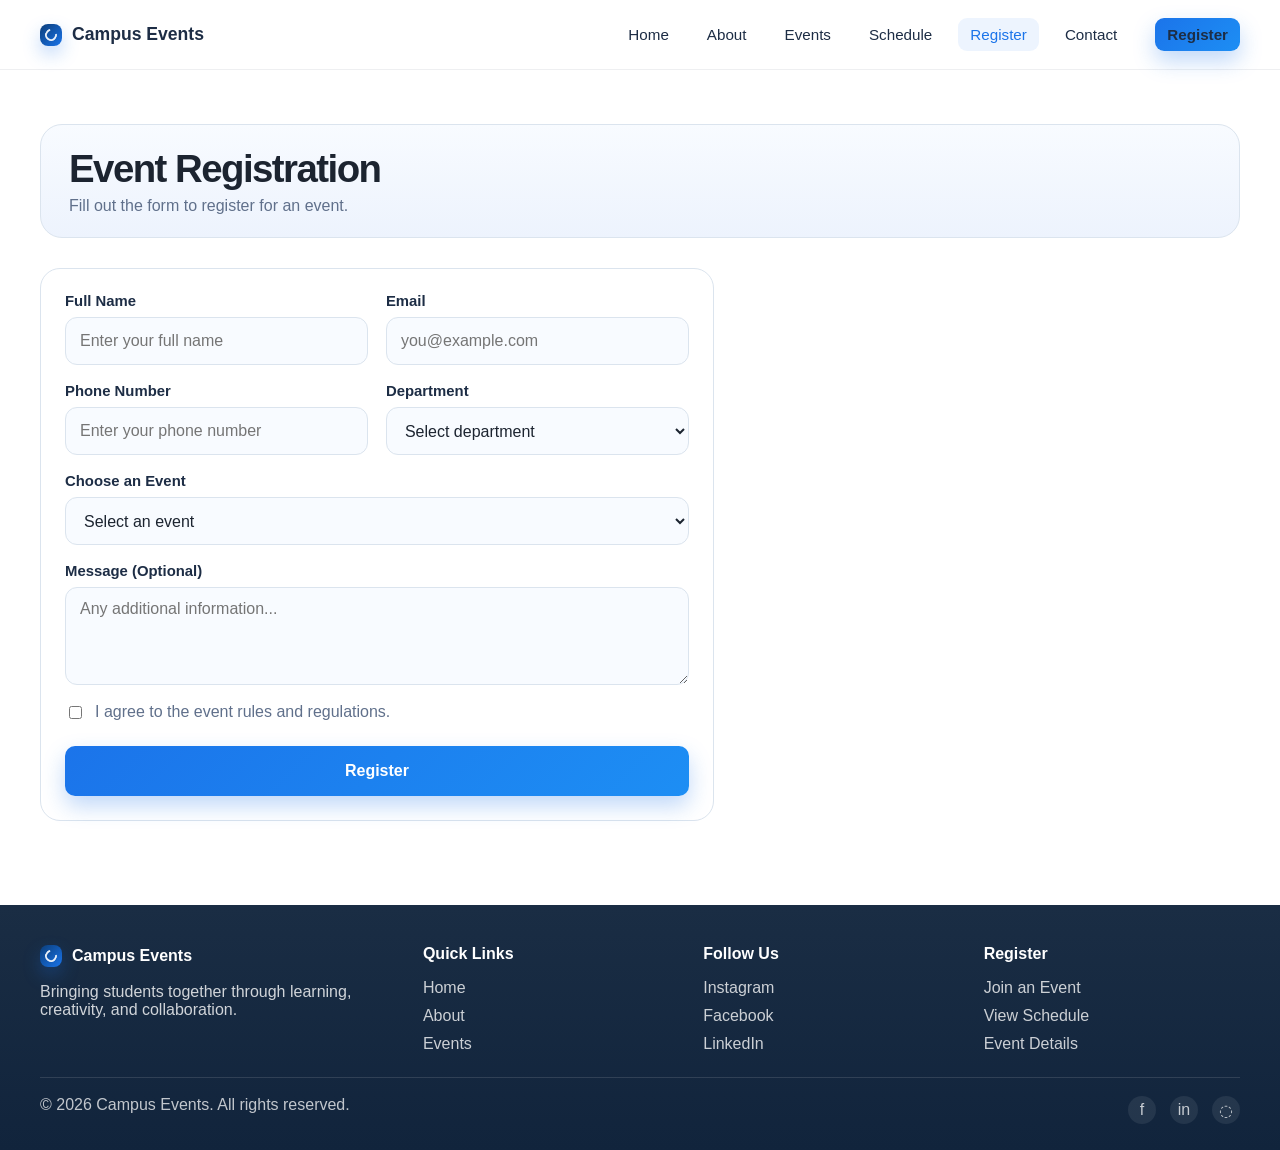
<file: college events/register.html>
<!DOCTYPE html>
<html lang="en">
  <head>
    <meta charset="UTF-8" />
    <meta name="viewport" content="width=device-width, initial-scale=1.0" />
    <title>Event Registration</title>
    <link rel="stylesheet" href="styles.css" />
  </head>
  <body>
    <div class="site-shell">
      <header class="topbar">
        <div class="container topbar-inner">
          <a href="index.html" class="brand" aria-label="Campus Events Home">
            <span class="brand-mark"></span>
            <span>Campus Events</span>
          </a>

          <nav class="nav" aria-label="Main navigation">
            <a href="index.html">Home</a>
            <a href="about.html">About</a>
            <a href="events.html">Events</a>
            <a href="schedule.html">Schedule</a>
            <a href="register.html" class="active" aria-current="page">Register</a>
            <a href="event-details.html">Contact</a>
            <a href="register.html" class="btn btn-primary">Register</a>
          </nav>
        </div>
      </header>

      <main>
        <section class="section" style="padding-bottom: 18px;">
          <div class="container">
            <div class="page-title-box" style="padding: 22px 28px;">
              <div>
                <h1>Event Registration</h1>
                <p>Fill out the form to register for an event.</p>
              </div>
            </div>
          </div>
        </section>

        <section class="section" style="padding-top: 12px;">
          <div class="container registration-layout">
            <div class="form-panel">
              <form>
                <div class="form-grid">
                  <div class="field">
                    <label for="full-name">Full Name</label>
                    <input id="full-name" type="text" placeholder="Enter your full name" />
                  </div>

                  <div class="field">
                    <label for="email">Email</label>
                    <input id="email" type="email" placeholder="you@example.com" />
                  </div>

                  <div class="field">
                    <label for="phone">Phone Number</label>
                    <input id="phone" type="tel" placeholder="Enter your phone number" />
                  </div>

                  <div class="field">
                    <label for="department">Department</label>
                    <select id="department">
                      <option value="">Select department</option>
                      <option>Computer Science</option>
                      <option>Information Technology</option>
                      <option>Business</option>
                      <option>Engineering</option>
                      <option>Arts &amp; Design</option>
                    </select>
                  </div>

                  <div class="field full">
                    <label for="event">Choose an Event</label>
                    <select id="event">
                      <option value="">Select an event</option>
                      <option>Tech Fest 2026</option>
                      <option>Cultural Day</option>
                      <option>Inter-Collegiate Sports Meet</option>
                      <option>AI &amp; Data Science Workshop</option>
                      <option>Photography Contest</option>
                    </select>
                  </div>

                  <div class="field full">
                    <label for="message">Message (Optional)</label>
                    <textarea id="message" rows="4" placeholder="Any additional information..."></textarea>
                  </div>
                </div>

                <label class="check-row">
                  <input type="checkbox" />
                  <span>I agree to the event rules and regulations.</span>
                </label>

                <button type="submit" class="btn btn-primary">Register</button>
              </form>
            </div>

            <aside class="flow-panel" style="display:none;">
              <h3>Navigation Flow</h3>
              <div class="flow-steps">
                <div class="flow-box"><span>Home</span>(index.html)</div>
                <div class="flow-arrow"></div>
                <div class="flow-box"><span>Events</span>(events.html)</div>
                <div class="flow-arrow"></div>
                <div class="flow-box"><span>Event Details</span>(event-details.html)</div>
                <div class="flow-arrow"></div>
                <div class="flow-box"><span>Register</span>(register.html)</div>
              </div>
            </aside>
          </div>
        </section>
      </main>

      <footer class="footer">
        <div class="container footer-inner">
          <div>
            <div class="footer-brand">
              <span class="brand-mark"></span>
              <span>Campus Events</span>
            </div>
            <p>Bringing students together through learning, creativity, and collaboration.</p>
          </div>

          <div class="footer-block">
            <h4>Quick Links</h4>
            <ul>
              <li><a href="index.html">Home</a></li>
              <li><a href="about.html">About</a></li>
              <li><a href="events.html">Events</a></li>
            </ul>
          </div>

          <div class="footer-block">
            <h4>Follow Us</h4>
            <ul>
              <li><a href="#">Instagram</a></li>
              <li><a href="#">Facebook</a></li>
              <li><a href="#">LinkedIn</a></li>
            </ul>
          </div>

          <div class="footer-block">
            <h4>Register</h4>
            <ul>
              <li><a href="register.html">Join an Event</a></li>
              <li><a href="schedule.html">View Schedule</a></li>
              <li><a href="event-details.html">Event Details</a></li>
            </ul>
          </div>
        </div>

        <div class="container footer-bottom">
          <span>© 2026 Campus Events. All rights reserved.</span>
          <div class="socials" aria-label="Social media links">
            <a href="#">f</a>
            <a href="#">in</a>
            <a href="#">◌</a>
          </div>
        </div>
      </footer>
    </div>
  </body>
</html>
</file>
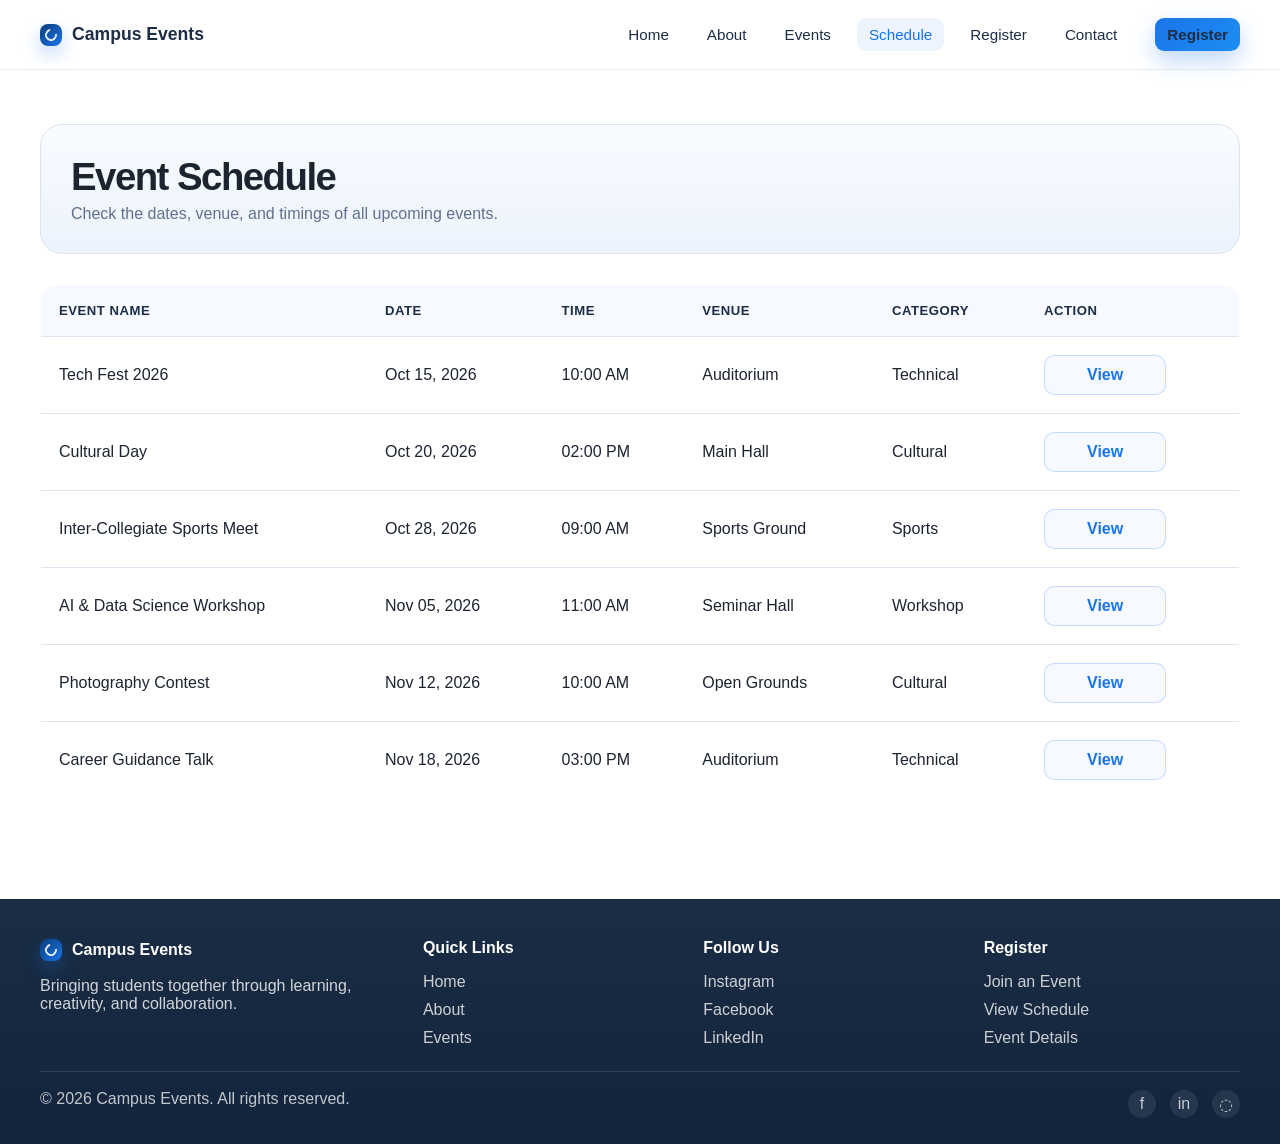
<file: college events/schedule.html>
<!DOCTYPE html>
<html lang="en">
  <head>
    <meta charset="UTF-8" />
    <meta name="viewport" content="width=device-width, initial-scale=1.0" />
    <title>Event Schedule</title>
    <link rel="stylesheet" href="styles.css" />
  </head>
  <body>
    <div class="site-shell">
      <header class="topbar">
        <div class="container topbar-inner">
          <a href="index.html" class="brand" aria-label="Campus Events Home">
            <span class="brand-mark"></span>
            <span>Campus Events</span>
          </a>

          <nav class="nav" aria-label="Main navigation">
            <a href="index.html">Home</a>
            <a href="about.html">About</a>
            <a href="events.html">Events</a>
            <a href="schedule.html" class="active" aria-current="page">Schedule</a>
            <a href="register.html">Register</a>
            <a href="event-details.html">Contact</a>
            <a href="register.html" class="btn btn-primary">Register</a>
          </nav>
        </div>
      </header>

      <main>
        <section class="section" style="padding-bottom: 18px;">
          <div class="container">
            <div class="page-title-box">
              <div>
                <h1>Event Schedule</h1>
                <p>Check the dates, venue, and timings of all upcoming events.</p>
              </div>
            </div>
          </div>
        </section>

        <section class="section" style="padding-top: 12px;">
          <div class="container schedule-table-wrap">
            <table class="schedule-table">
              <thead>
                <tr>
                  <th>Event Name</th>
                  <th>Date</th>
                  <th>Time</th>
                  <th>Venue</th>
                  <th>Category</th>
                  <th>Action</th>
                </tr>
              </thead>
              <tbody>
                <tr>
                  <td>Tech Fest 2026</td>
                  <td>Oct 15, 2026</td>
                  <td>10:00 AM</td>
                  <td>Auditorium</td>
                  <td>Technical</td>
                  <td class="table-action"><a href="event-details.html" class="card-btn">View</a></td>
                </tr>
                <tr>
                  <td>Cultural Day</td>
                  <td>Oct 20, 2026</td>
                  <td>02:00 PM</td>
                  <td>Main Hall</td>
                  <td>Cultural</td>
                  <td class="table-action"><a href="event-details.html" class="card-btn">View</a></td>
                </tr>
                <tr>
                  <td>Inter-Collegiate Sports Meet</td>
                  <td>Oct 28, 2026</td>
                  <td>09:00 AM</td>
                  <td>Sports Ground</td>
                  <td>Sports</td>
                  <td class="table-action"><a href="event-details.html" class="card-btn">View</a></td>
                </tr>
                <tr>
                  <td>AI &amp; Data Science Workshop</td>
                  <td>Nov 05, 2026</td>
                  <td>11:00 AM</td>
                  <td>Seminar Hall</td>
                  <td>Workshop</td>
                  <td class="table-action"><a href="event-details.html" class="card-btn">View</a></td>
                </tr>
                <tr>
                  <td>Photography Contest</td>
                  <td>Nov 12, 2026</td>
                  <td>10:00 AM</td>
                  <td>Open Grounds</td>
                  <td>Cultural</td>
                  <td class="table-action"><a href="event-details.html" class="card-btn">View</a></td>
                </tr>
                <tr>
                  <td>Career Guidance Talk</td>
                  <td>Nov 18, 2026</td>
                  <td>03:00 PM</td>
                  <td>Auditorium</td>
                  <td>Technical</td>
                  <td class="table-action"><a href="event-details.html" class="card-btn">View</a></td>
                </tr>
              </tbody>
            </table>
          </div>
        </section>
      </main>

      <footer class="footer">
        <div class="container footer-inner">
          <div>
            <div class="footer-brand">
              <span class="brand-mark"></span>
              <span>Campus Events</span>
            </div>
            <p>Bringing students together through learning, creativity, and collaboration.</p>
          </div>

          <div class="footer-block">
            <h4>Quick Links</h4>
            <ul>
              <li><a href="index.html">Home</a></li>
              <li><a href="about.html">About</a></li>
              <li><a href="events.html">Events</a></li>
            </ul>
          </div>

          <div class="footer-block">
            <h4>Follow Us</h4>
            <ul>
              <li><a href="#">Instagram</a></li>
              <li><a href="#">Facebook</a></li>
              <li><a href="#">LinkedIn</a></li>
            </ul>
          </div>

          <div class="footer-block">
            <h4>Register</h4>
            <ul>
              <li><a href="register.html">Join an Event</a></li>
              <li><a href="schedule.html">View Schedule</a></li>
              <li><a href="event-details.html">Event Details</a></li>
            </ul>
          </div>
        </div>

        <div class="container footer-bottom">
          <span>© 2026 Campus Events. All rights reserved.</span>
          <div class="socials" aria-label="Social media links">
            <a href="#">f</a>
            <a href="#">in</a>
            <a href="#">◌</a>
          </div>
        </div>
      </footer>
    </div>
  </body>
</html>
</file>
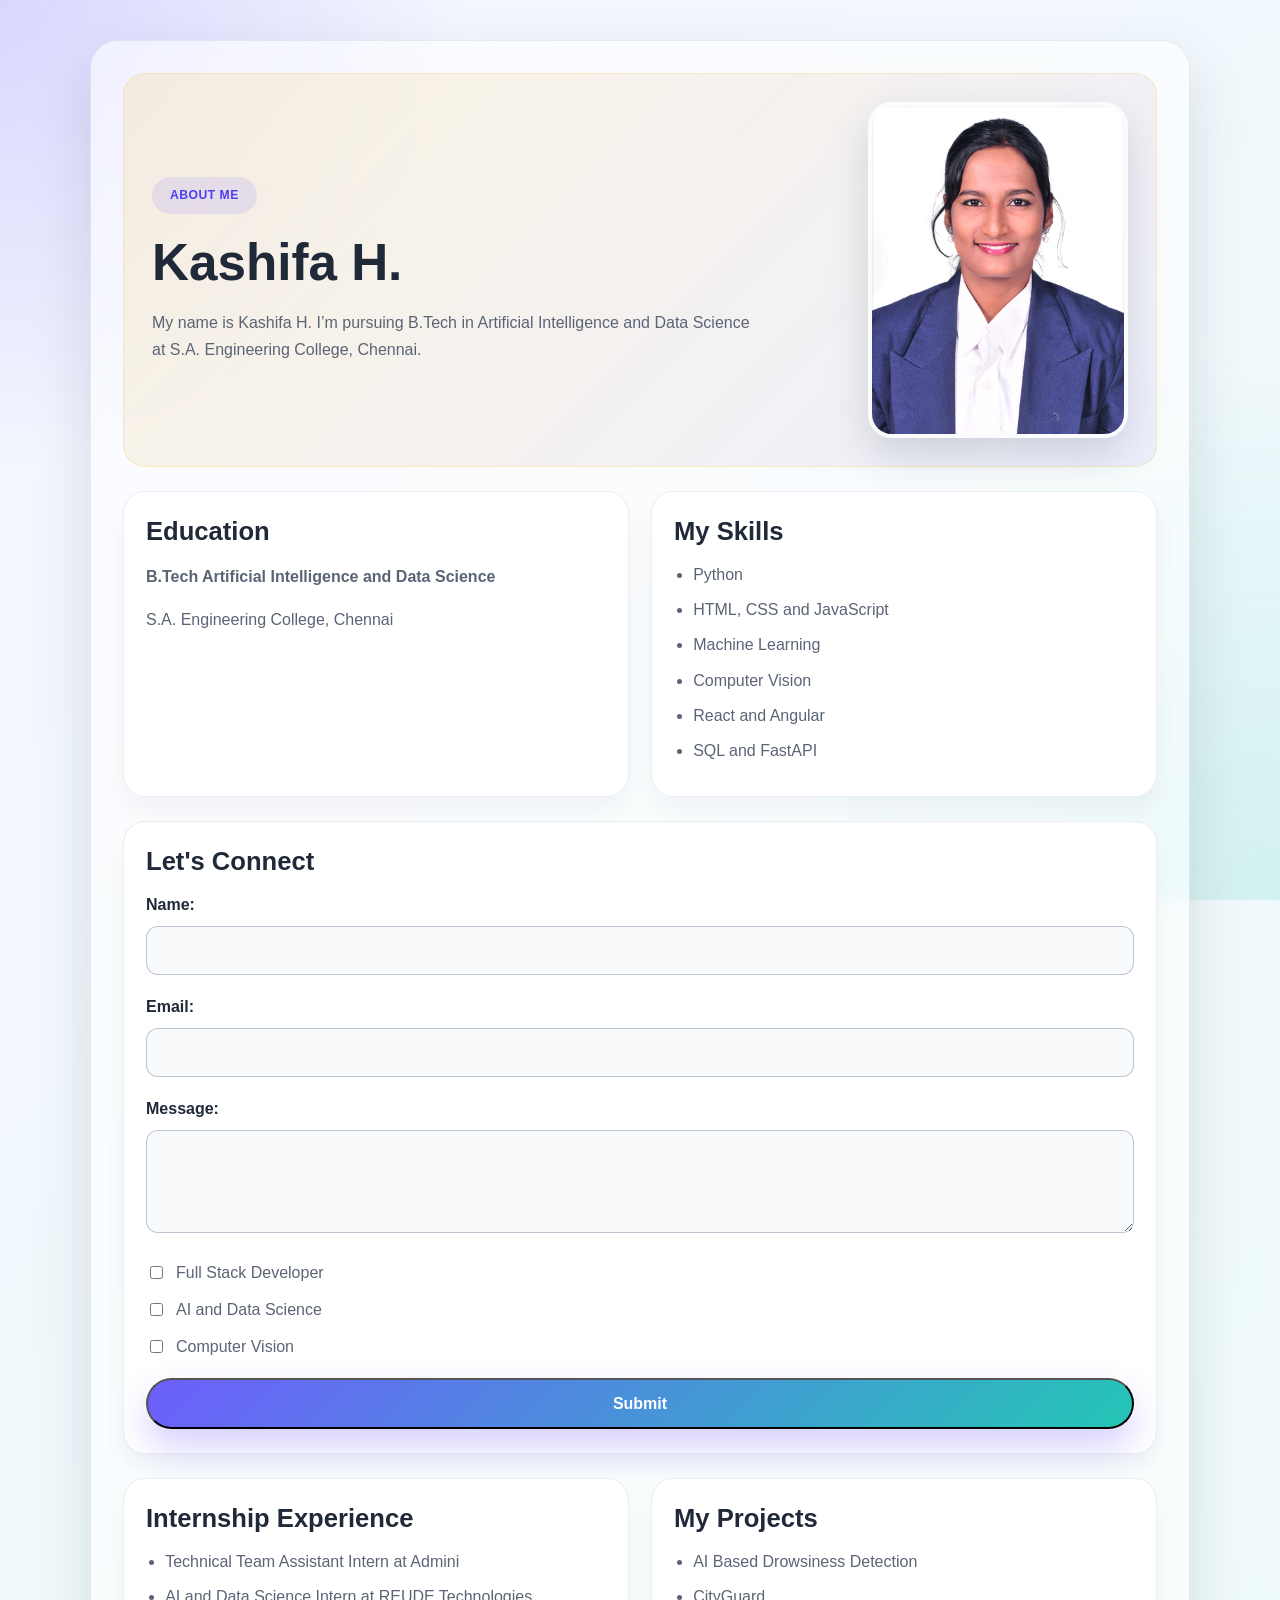
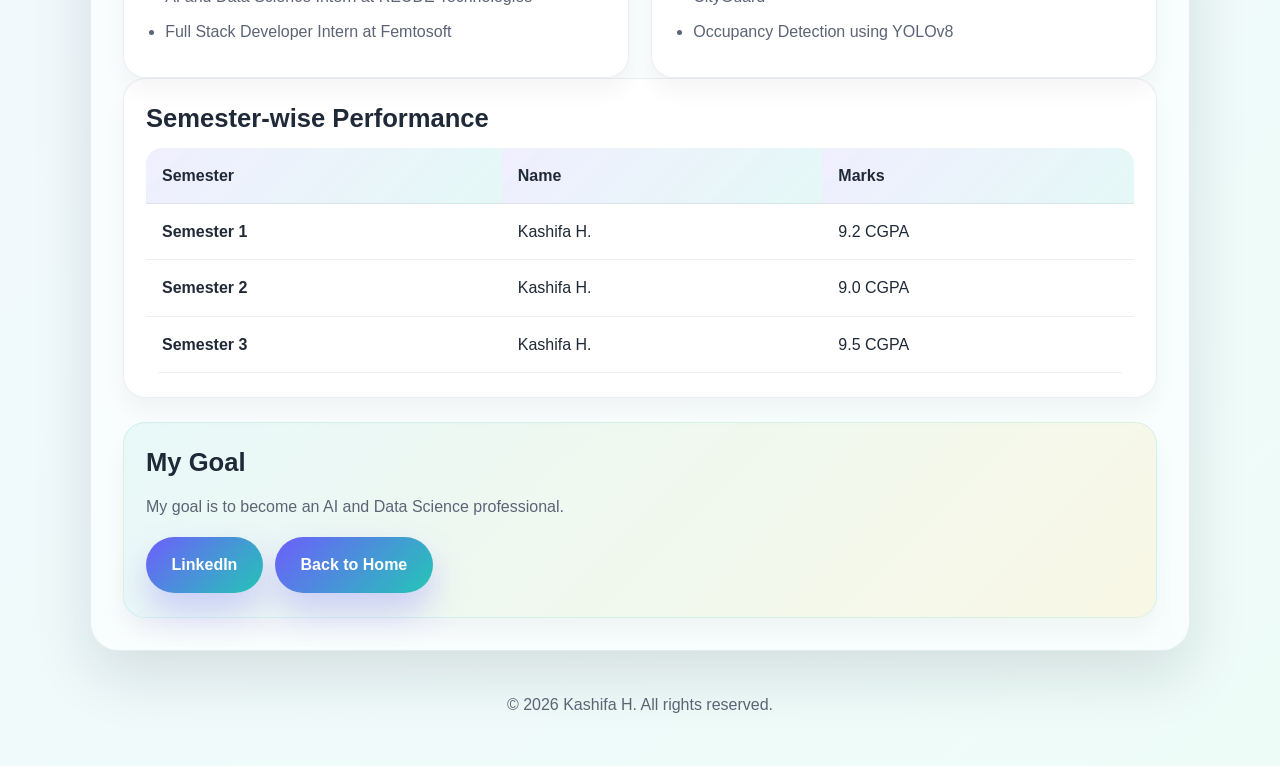
<file: Doodleblue/about me.html>
<!DOCTYPE html>
<html lang="en">
<head>
    <meta charset="UTF-8">
    <meta name="viewport" content="width=device-width, initial-scale=1.0">
    <title>About Me</title>
    <link rel="stylesheet" href="styles.css">
</head>
<body>
    <main class="page-shell">
        <header class="profile-header">
            <div class="profile-copy">
                <span class="brand-badge">About Me</span>
                <h1>Kashifa H.</h1>
                <p>My name is Kashifa H. I’m pursuing B.Tech in Artificial Intelligence and Data Science at S.A. Engineering College, Chennai.</p>
            </div>
            <img src="kashifa.jpg" alt="Kashifa H." class="profile-photo">
        </header>

        <section class="content-grid">
            <div class="panel">
                <h2>Education</h2>
                <p><strong>B.Tech Artificial Intelligence and Data Science</strong></p>
                <p>S.A. Engineering College, Chennai</p>
            </div>

            <div class="panel">
                <h2>My Skills</h2>
                <ul class="skill-list">
                    <li>Python</li>
                    <li>HTML, CSS and JavaScript</li>
                    <li>Machine Learning</li>
                    <li>Computer Vision</li>
                    <li>React and Angular</li>
                    <li>SQL and FastAPI</li>
                </ul>
            </div>
        </section>

        <section class="panel form-panel">
            <h2>Let's Connect</h2>
            <form action="submit_form.php" method="post" class="contact-form">
                <div class="field-row">
                    <label for="name">Name:</label>
                    <input type="text" id="name" name="name" required>
                </div>

                <div class="field-row">
                    <label for="email">Email:</label>
                    <input type="email" id="email" name="email" required>
                </div>

                <div class="field-row">
                    <label for="message">Message:</label>
                    <textarea id="message" name="message" rows="4" required></textarea>
                </div>

                <div class="checkbox-group">
                    <label><input type="checkbox" name="Job Role" value="Fullstack Developer"> Full Stack Developer</label>
                    <label><input type="checkbox" name="Job Role" value="AI and Data Science"> AI and Data Science</label>
                    <label><input type="checkbox" name="Job Role" value="Computer Vision"> Computer Vision</label>
                </div>

                <button type="submit" class="primary-btn">Submit</button>
            </form>
        </section>

        <section class="content-grid">
            <div class="panel">
                <h2>Internship Experience</h2>
                <ul>
                    <li>Technical Team Assistant Intern at Admini</li>
                    <li>AI and Data Science Intern at REUDE Technologies</li>
                    <li>Full Stack Developer Intern at Femtosoft</li>
                </ul>
            </div>

            <div class="panel">
                <h2>My Projects</h2>
                <ul>
                    <li>AI Based Drowsiness Detection</li>
                    <li>CityGuard</li>
                    <li>Occupancy Detection using YOLOv8</li>
                </ul>
            </div>
        </section>

        <section class="panel">
            <h2>Semester-wise Performance</h2>
            <table>
                <thead>
                    <tr>
                        <th scope="col">Semester</th>
                        <th scope="col">Name</th>
                        <th scope="col">Marks</th>
                    </tr>
                </thead>
                <tbody>
                    <tr>
                        <th scope="row">Semester 1</th>
                        <td>Kashifa H.</td>
                        <td>9.2 CGPA</td>
                    </tr>
                    <tr>
                        <th scope="row">Semester 2</th>
                        <td>Kashifa H.</td>
                        <td>9.0 CGPA</td>
                    </tr>
                    <tr>
                        <th scope="row">Semester 3</th>
                        <td>Kashifa H.</td>
                        <td>9.5 CGPA</td>
                    </tr>
                </tbody>
            </table>
        </section>

        <section class="panel goal-panel">
            <h2>My Goal</h2>
            <p>My goal is to become an AI and Data Science professional.</p>
            <div class="link-row">
                <a href="https://www.linkedin.com/in/kashifa-h" target="_blank" rel="noreferrer">LinkedIn</a>
                <a href="kashifa.html">Back to Home</a>
            </div>
        </section>
    </main>

    <footer>
        <p>&copy; 2026 Kashifa H. All rights reserved.</p>
    </footer>
</body>
</html>
</file>
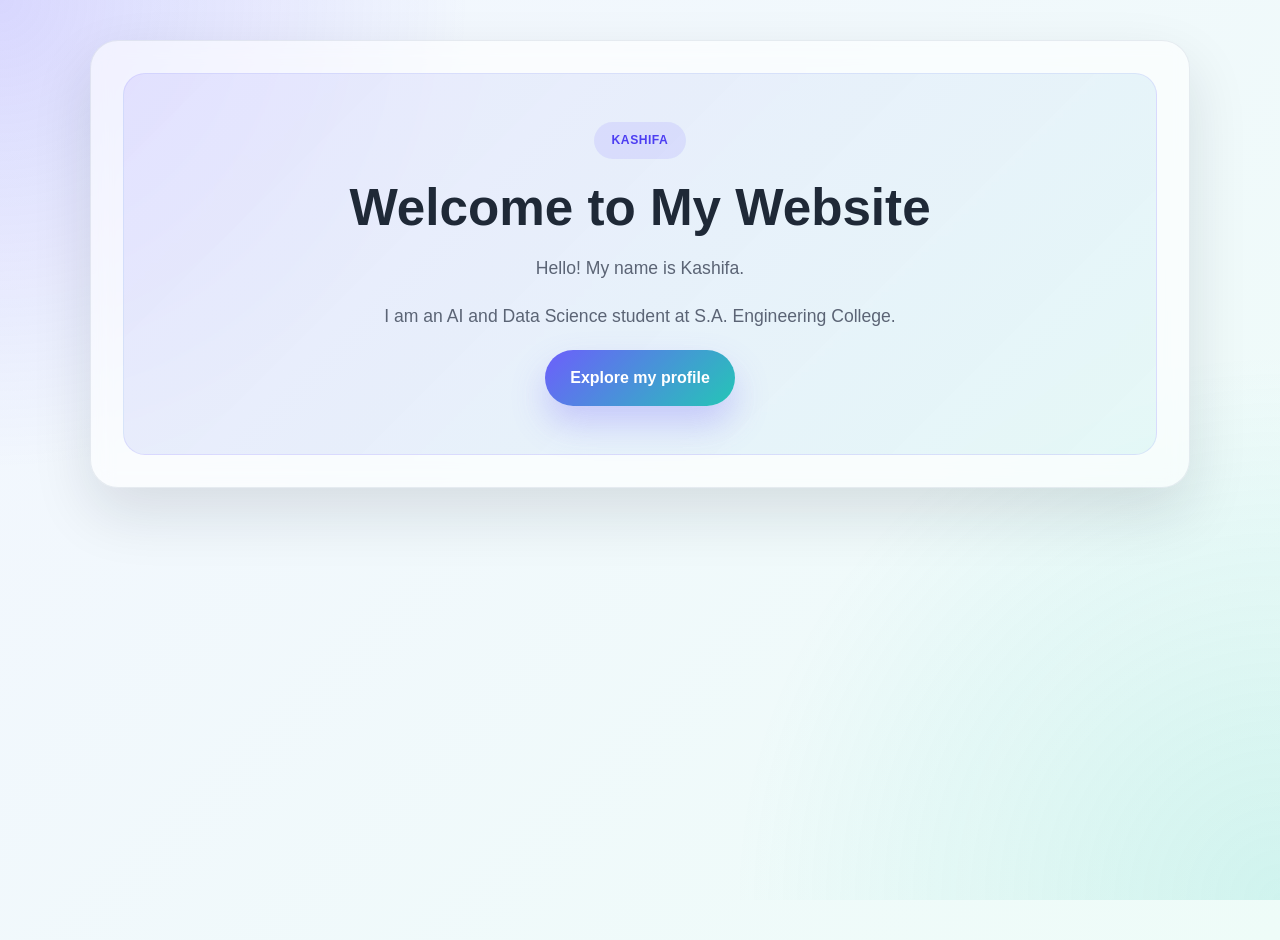
<file: Doodleblue/kashifa.html>
<!DOCTYPE html>
<html lang="en">
<head>
    <meta charset="UTF-8">
    <meta name="viewport" content="width=device-width, initial-scale=1.0">
    <title>My Website</title>
    <link rel="stylesheet" href="styles.css">
</head>
<body>
    <main class="page-shell">
        <header class="hero">
            <span class="brand-badge">Kashifa</span>
            <h1>Welcome to My Website</h1>
            <p>Hello! My name is Kashifa.</p>
            <p>I am an AI and Data Science student at S.A. Engineering College.</p>
            <a class="primary-btn" href="about me.html">Explore my profile</a>
        </header>
    </main>
</body>
</html>
</file>
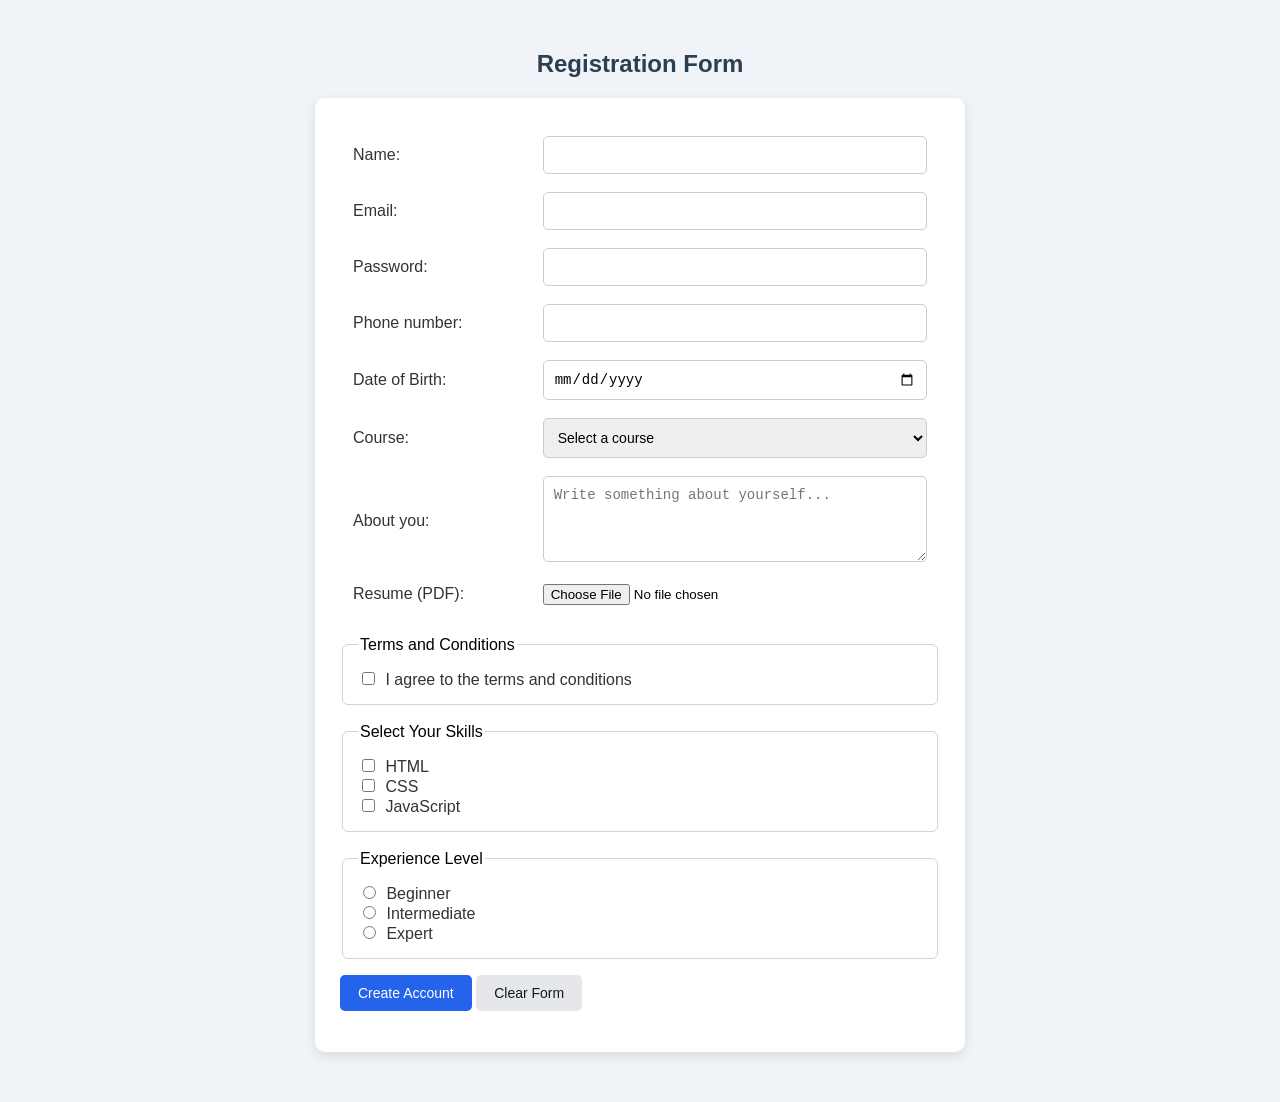
<file: Doodleblue/test.html>
<!DOCTYPE html>
<html lang="en">
<head>
  <meta charset="UTF-8">
  <meta name="viewport" content="width=device-width, initial-scale=1.0">
  <title>HTML Form Controls</title>
  <link rel="stylesheet" href="test.css">
</head>
<body>
  <h2>Registration Form</h2>
  <form action="/preferences" method="post">
    <table cellpadding="8" cellspacing="5">
      <tr>
        <td><label for="name">Name:</label></td>
        <td><input type="text" id="name" name="name" minlength="2" maxlength="60" required></td>
      </tr>

      <tr>
        <td><label for="email">Email:</label></td>
        <td><input type="email" id="email" name="email" required></td>
      </tr>

      <tr>
        <td><label for="password">Password:</label></td>
        <td><input type="password" id="password" name="password" required></td>
      </tr>

      <tr>
        <td><label for="phone">Phone number:</label></td>
        <td><input type="tel" id="phone" name="phone" pattern="[0-9]{10}" title="Enter a 10 digit phone number" required></td>
      </tr>

      <tr>
        <td><label for="dob">Date of Birth:</label></td>
        <td><input type="date" id="dob" name="dob" required></td>
      </tr>

      <tr>
        <td><label for="course">Course:</label></td>
        <td>
          <select name="course" id="course" required>
            <option value="">Select a course</option>
            <option value="html">HTML</option>
            <option value="css">CSS</option>
            <option value="javascript">JavaScript</option>
          </select>
        </td>
      </tr>

      <tr>
        <td><label for="bio">About you:</label></td>
        <td><textarea id="bio" name="bio" rows="4" maxlength="200" placeholder="Write something about yourself..."></textarea></td>
      </tr>

      <tr>
        <td><label for="resume">Resume (PDF):</label></td>
        <td><input type="file" id="resume" name="resume" accept=".pdf,application/pdf"></td>
      </tr>
    </table>

    <fieldset>
      <legend>Terms and Conditions</legend>
      <label for="terms">
        <input type="checkbox" id="terms" name="terms" value="accepted" required>
        I agree to the terms and conditions
      </label>
    </fieldset>

    <fieldset>
      <legend>Select Your Skills</legend>
      <label for="html-skill">
        <input type="checkbox" id="html-skill" name="skills" value="html">
        HTML
      </label><br>
      <label for="css-skill">
        <input type="checkbox" id="css-skill" name="skills" value="css">
        CSS
      </label><br>
      <label for="javascript-skill">
        <input type="checkbox" id="javascript-skill" name="skills" value="javascript">
        JavaScript
      </label>
    </fieldset>

    <fieldset>
      <legend>Experience Level</legend>
      <label for="beginner">
        <input type="radio" id="beginner" name="experience" value="beginner" required>
        Beginner
      </label><br>
      <label for="intermediate">
        <input type="radio" id="intermediate" name="experience" value="intermediate">
        Intermediate
      </label><br>
      <label for="expert">
        <input type="radio" id="expert" name="experience" value="expert">
        Expert
      </label>
    </fieldset>

    <p>
      <input type="submit" value="Create Account">
      <input type="reset" value="Clear Form">
    </p>
  </form>
</body>
</html>
</file>
<file: college events/styles.css>
:root {
  --bg: #edf1f6;
  --panel: #ffffff;
  --panel-soft: #f4f7fb;
  --primary: #1b74ea;
  --primary-dark: #0d3d8f;
  --primary-light: #dfeeff;
  --secondary: #1d2d45;
  --secondary-soft: #243d5c;
  --text: #1c2430;
  --muted: #60708b;
  --border: #dbe4ee;
  --shadow: 0 14px 40px rgba(26, 51, 98, .12);
  --radius: 18px;
}

* {
  box-sizing: border-box;
}

html {
  scroll-behavior: smooth;
}

body {
  margin: 0;
  font-family: "Segoe UI", Tahoma, sans-serif;
  background: var(--bg);
  color: var(--text);
}

a {
  text-decoration: none;
  color: inherit;
}

img {
  max-width: 100%;
  display: block;
}

button,
input,
select,
textarea {
  font: inherit;
}

.container {
  width: min(1200px, calc(100% - 50px));
  margin: 0 auto;
}

.site-shell {
  background: var(--panel);
  box-shadow: var(--shadow);
  min-height: 100vh;
}

.topbar {
  background: rgba(255,255,255,.92);
  backdrop-filter: blur(6px);
  border-bottom: 1px solid rgba(22, 37, 62, .07);
  position: sticky;
  top: 0;
  z-index: 10;
}

.topbar-inner {
  display: flex;
  align-items: center;
  justify-content: space-between;
  padding: 18px 0;
  gap: 20px;
}

.brand {
  display: inline-flex;
  align-items: center;
  gap: 10px;
  font-weight: 700;
  font-size: 1.1rem;
  color: var(--secondary);
}

.brand-mark {
  width: 22px;
  height: 22px;
  border-radius: 8px;
  background: linear-gradient(135deg, #0b3e7a 0%, #1a74ea 100%);
  position: relative;
  box-shadow: 0 8px 18px rgba(27, 116, 234, .28);
}

.brand-mark::before {
  content: "";
  position: absolute;
  inset: 5px;
  border: 2px solid rgba(255,255,255,.9);
  border-top-color: transparent;
  border-radius: 50%;
  transform: rotate(35deg);
}

.nav {
  display: flex;
  align-items: center;
  gap: 14px;
  flex-wrap: wrap;
}

.nav a {
  color: var(--secondary);
  font-size: .95rem;
  padding: 8px 12px;
  border-radius: 9px;
  transition: .2s ease;
}

.nav a:hover,
.nav a.active {
  color: var(--primary);
  background: rgba(32, 116, 234, .08);
}

.nav .btn {
  margin-left: 12px;
}

.btn {
  display: inline-flex;
  align-items: center;
  justify-content: center;
  gap: 8px;
  border: none;
  border-radius: 10px;
  padding: 11px 18px;
  font-weight: 600;
  cursor: pointer;
  transition: transform .2s ease, box-shadow .2s ease, opacity .2s ease;
}

.btn:hover {
  transform: translateY(-1px);
}

.btn-primary {
  background: linear-gradient(135deg, var(--primary) 0%, #1d8ef4 100%);
  color: white;
  box-shadow: 0 10px 22px rgba(27, 116, 234, .28);
}

.btn-secondary {
  background: #edf5ff;
  color: var(--primary);
}

.page-hero {
  position: relative;
  min-height: 480px;
  display: flex;
  align-items: center;
  background-size: cover;
  background-position: center;
}

.page-hero::before {
  content: "";
  position: absolute;
  inset: 0;
  background: linear-gradient(90deg, rgba(9, 23, 40, .72), rgba(9, 23, 40, .28));
}

.hero-inner {
  position: relative;
  z-index: 1;
  display: flex;
  align-items: center;
  justify-content: space-between;
  gap: 30px;
  padding: 55px 0;
}

.hero-copy {
  max-width: 550px;
  color: white;
}

.eyebrow {
  display: inline-block;
  color: #d9e9ff;
  font-size: .82rem;
  letter-spacing: .2em;
  text-transform: uppercase;
  margin-bottom: 18px;
}

.hero-copy h1 {
  font-size: clamp(2.5rem, 4vw, 4rem);
  line-height: 1.08;
  margin: 0 0 18px;
  letter-spacing: -0.04em;
}

.hero-copy p {
  font-size: 1.08rem;
  line-height: 1.7;
  color: rgba(255,255,255,.82);
  margin: 0 0 26px;
}

.hero-actions {
  display: flex;
  align-items: center;
  gap: 12px;
  flex-wrap: wrap;
}

.hero-visual {
  width: min(550px, 45vw);
  min-width: 260px;
  display: flex;
  justify-content: center;
}

.hero-card {
  width: min(100%, 400px);
  background: rgba(255,255,255,.12);
  border: 1px solid rgba(255,255,255,.24);
  backdrop-filter: blur(8px);
  border-radius: 20px;
  padding: 26px 24px;
  box-shadow: 0 20px 40px rgba(0,0,0,.18);
}

.hero-stat {
  display: flex;
  align-items: center;
  justify-content: space-between;
  color: white;
  padding: 12px 0;
  border-bottom: 1px solid rgba(255,255,255,.18);
}

.hero-stat:last-child {
  border-bottom: 0;
}

.hero-stat strong {
  font-size: 1.8rem;
}

.section {
  padding: 54px 0;
}

.section-heading {
  display: flex;
  align-items: end;
  justify-content: space-between;
  gap: 16px;
  margin-bottom: 28px;
}

.section-heading h2 {
  margin: 0;
  font-size: clamp(1.9rem, 2vw, 2.7rem);
  letter-spacing: -0.03em;
}

.section-heading p {
  margin: 0;
  color: var(--muted);
  font-size: .98rem;
}

.event-grid,
.category-grid,
.featured-grid,
.mission-grid,
.type-grid,
.cards-grid {
  display: grid;
  gap: 20px;
}

.featured-grid {
  grid-template-columns: repeat(4, minmax(0, 1fr));
}

.card {
  background: var(--panel);
  border: 1px solid var(--border);
  border-radius: var(--radius);
  overflow: hidden;
  box-shadow: 0 8px 26px rgba(17, 35, 64, .06);
}

.card-media {
  height: 200px;
  background-size: cover;
  background-position: center;
  position: relative;
}

.card-media::after {
  content: "";
  position: absolute;
  inset: 0;
  background: linear-gradient(to top, rgba(13,22,36,.18), rgba(13,22,36,0));
}

.card-body {
  padding: 18px 18px 20px;
}

.card-topline {
  display: flex;
  align-items: center;
  justify-content: space-between;
  gap: 12px;
  margin-bottom: 10px;
}

.badge {
  display: inline-flex;
  align-items: center;
  padding: 4px 10px;
  border-radius: 999px;
  font-size: .7rem;
  font-weight: 600;
  letter-spacing: .02em;
}

.badge.dark {
  background: rgba(17, 35, 64, .08);
  color: var(--secondary);
}

.badge.light {
  background: rgba(27, 116, 234, .1);
  color: var(--primary);
}

.card-date {
  font-size: .83rem;
  color: var(--muted);
}

.card h3 {
  margin: 0 0 8px;
  font-size: 1.3rem;
  letter-spacing: -0.03em;
}

.card p {
  margin: 0;
  color: var(--muted);
  line-height: 1.65;
  font-size: .95rem;
}

.card-actions {
  display: flex;
  justify-content: flex-start;
  margin-top: 16px;
}

.card-btn {
  display: inline-flex;
  align-items: center;
  justify-content: center;
  padding: 10px 14px;
  min-width: 122px;
  border-radius: 10px;
  border: 1px solid rgba(27, 116, 234, .22);
  color: var(--primary);
  background: rgba(27, 116, 234, .04);
  font-weight: 600;
}

.category-grid {
  grid-template-columns: repeat(4, minmax(0, 1fr));
}

.category-card {
  display: flex;
  flex-direction: column;
  align-items: center;
  justify-content: center;
  text-align: center;
  gap: 12px;
  background: var(--panel-soft);
  border: 1px solid var(--border);
  border-radius: 18px;
  min-height: 176px;
  padding: 18px 16px;
}

.category-icon {
  width: 52px;
  height: 52px;
  border-radius: 14px;
  display: grid;
  place-items: center;
  font-size: 1.55rem;
  background: rgba(27,116,234,.08);
  color: var(--primary);
}

.category-card h3 {
  margin: 0;
  font-size: 1.1rem;
}

.page-header {
  padding: 26px 0 10px;
}

.page-title-box {
  display: flex;
  align-items: center;
  justify-content: space-between;
  gap: 22px;
  background: linear-gradient(180deg, #f8fbff, #edf3fd);
  border: 1px solid var(--border);
  border-radius: 22px;
  padding: 30px 30px;
}

.page-title-box h1 {
  margin: 0 0 6px;
  font-size: clamp(2.1rem, 3vw, 3rem);
  letter-spacing: -0.04em;
}

.page-title-box p {
  margin: 0;
  color: var(--muted);
}

.page-title-box .nav {
  margin-left: auto;
}

.page-breadcrumb {
  display: inline-flex;
  align-items: center;
  gap: 10px;
  color: var(--muted);
  font-size: .9rem;
  margin-bottom: 24px;
}

.page-breadcrumb a {
  color: var(--secondary);
}

.about-hero {
  background: url('https://images.unsplash.com/photo-1523240795612-9a054b0db644?auto=format&fit=crop&w=1600&q=80') center/cover no-repeat;
}

.mission-grid {
  grid-template-columns: repeat(3, minmax(0,1fr));
}

.mission-card {
  background: var(--panel-soft);
  border: 1px solid var(--border);
  border-radius: 18px;
  padding: 22px 20px;
}

.mission-card .icon-bubble {
  width: 52px;
  height: 52px;
  border-radius: 12px;
  background: var(--primary-light);
  color: var(--primary);
  display: grid;
  place-items: center;
  font-size: 1.5rem;
  margin-bottom: 18px;
}

.mission-card h3 {
  margin: 0 0 8px;
}

.type-grid {
  grid-template-columns: repeat(4, minmax(0,1fr));
}

.type-card {
  background: var(--panel);
  border: 1px solid var(--border);
  border-radius: 18px;
  padding: 24px 18px;
  text-align: center;
}

.type-card .type-icon {
  width: 58px;
  height: 58px;
  border-radius: 14px;
  margin: 0 auto 14px;
  display: grid;
  place-items: center;
  font-size: 1.8rem;
  background: #f2f8ff;
  color: var(--primary);
  border: 1px solid rgba(27,116,234,.12);
}

.type-card h3 {
  margin: 0 0 8px;
}

.type-card p {
  margin: 0;
  color: var(--muted);
  line-height: 1.6;
}

.events-hero {
  background: url('https://images.unsplash.com/photo-1529156069898-49953e39b3ac?auto=format&fit=crop&w=1600&q=80') center/cover no-repeat;
}

.search-box {
  display: flex;
  align-items: center;
  justify-content: space-between;
  gap: 12px;
  background: var(--panel);
  border: 1px solid var(--border);
  border-radius: 12px;
  padding: 12px 14px;
  max-width: 360px;
  margin-left: auto;
}

.search-box input {
  border: none;
  outline: none;
  background: transparent;
  flex: 1;
  padding: 0 8px;
  color: var(--text);
}

.search-box .search-icon {
  width: 36px;
  height: 36px;
  border-radius: 10px;
  display: grid;
  place-items: center;
  background: var(--panel-soft);
  color: var(--primary);
}

.events-grid {
  display: grid;
  grid-template-columns: repeat(4, minmax(0,1fr));
  gap: 22px;
}

.pill-dark {
  background: #1f2d45;
  color: white;
}

.event-details-layout {
  display: grid;
  grid-template-columns: 1.2fr .8fr;
  gap: 28px;
  align-items: start;
}

.details-card {
  background: var(--panel);
  border: 1px solid var(--border);
  border-radius: 20px;
  overflow: hidden;
  box-shadow: 0 10px 28px rgba(17,35,64,.04);
}

.details-media {
  height: 360px;
  background-size: cover;
  background-position: center;
}

.details-body {
  padding: 24px 24px 18px;
}

.meta-list {
  display: grid;
  gap: 14px;
  margin-top: 18px;
}

.meta-row {
  display: flex;
  align-items: center;
  gap: 12px;
  color: var(--secondary);
}

.meta-icon {
  width: 38px;
  height: 38px;
  border-radius: 12px;
  background: rgba(27,116,234,.08);
  color: var(--primary);
  display: grid;
  place-items: center;
}

.details-panel {
  background: rgba(241,246,255,.8);
  border: 1px solid var(--border);
  border-radius: 20px;
  padding: 22px;
}

.details-panel h3 {
  margin-top: 0;
  margin-bottom: 16px;
  font-size: 1.3rem;
}

.info-row {
  display: flex;
  justify-content: space-between;
  gap: 10px;
  padding: 12px 0;
  border-bottom: 1px solid rgba(24,44,75,.12);
}

.info-row:last-child {
  border-bottom: 0;
}

.label {
  color: var(--muted);
}

.schedule-table-wrap {
  padding: 0 0 16px;
}

.schedule-table {
  width: 100%;
  border-collapse: collapse;
  background: var(--panel);
  border: 1px solid var(--border);
  border-radius: 18px;
  overflow: hidden;
}

.schedule-table th,
.schedule-table td {
  padding: 18px 18px;
  text-align: left;
  border-bottom: 1px solid var(--border);
}

.schedule-table th {
  background: rgba(27,116,234,.04);
  font-size: .82rem;
  text-transform: uppercase;
  letter-spacing: .04em;
  color: var(--secondary);
}

.schedule-table tr:last-child td {
  border-bottom: 0;
}

.table-action {
  white-space: nowrap;
}

.registration-layout {
  display: grid;
  grid-template-columns: 1.15fr .85fr;
  gap: 28px;
  align-items: start;
}

.form-panel {
  background: var(--panel);
  border: 1px solid var(--border);
  border-radius: 20px;
  padding: 24px;
}

.form-grid {
  display: grid;
  grid-template-columns: repeat(2, minmax(0, 1fr));
  gap: 18px;
}

.field {
  display: flex;
  flex-direction: column;
  gap: 8px;
}

.field.full {
  grid-column: 1 / -1;
}

.field label {
  font-weight: 600;
  color: var(--secondary);
  font-size: .93rem;
}

.field input,
.field select,
.field textarea {
  padding: 12px 14px;
  border: 1px solid var(--border);
  border-radius: 12px;
  background: #f8fbff;
  color: var(--text);
  resize: vertical;
  min-height: 48px;
}

.field input:focus,
.field select:focus,
.field textarea:focus {
  outline: 2px solid rgba(27,116,234,.14);
  border-color: rgba(27,116,234,.25);
}

.check-row {
  display: flex;
  align-items: flex-start;
  gap: 10px;
  margin-top: 18px;
  color: var(--muted);
}

.check-row input {
  margin-top: 3px;
}

.form-panel .btn-primary {
  width: 100%;
  margin-top: 24px;
  min-height: 50px;
}

.flow-panel {
  background: rgba(236,244,255,.7);
  border: 1px solid var(--border);
  border-radius: 20px;
  padding: 30px 18px 20px;
  position: relative;
}

.flow-panel h3 {
  margin: 0 0 20px;
  font-size: 1.55rem;
  text-align: center;
}

.flow-steps {
  display: grid;
  gap: 10px;
  justify-items: center;
}

.flow-box {
  min-width: 170px;
  text-align: center;
  padding: 10px 14px;
  background: #f5faff;
  border: 1px solid rgba(27,116,234,.18);
  border-radius: 12px;
  font-weight: 600;
  color: var(--secondary);
}

.flow-box span {
  display: block;
  font-size: .8rem;
  color: var(--primary);
  margin-bottom: 2px;
}

.flow-arrow {
  width: 2px;
  height: 22px;
  background: rgba(27,116,234,.4);
  position: relative;
}

.flow-arrow::after {
  content: "";
  position: absolute;
  left: 50%;
  bottom: -8px;
  transform: translateX(-50%);
  width: 0;
  height: 0;
  border-left: 7px solid transparent;
  border-right: 7px solid transparent;
  border-top: 10px solid rgba(27,116,234,.4);
}

.footer {
  background: linear-gradient(180deg, #1a2d44 0%, #11243c 100%);
  color: rgba(255,255,255,.8);
  margin-top: 30px;
}

.footer-inner {
  display: grid;
  grid-template-columns: 1.4fr 1fr 1fr 1fr;
  gap: 24px;
  padding: 40px 0 24px;
}

.footer-brand {
  display: flex;
  align-items: center;
  gap: 10px;
  color: white;
  font-weight: 700;
  margin-bottom: 14px;
}

.footer-block h4 {
  margin: 0 0 16px;
  color: white;
  font-size: 1rem;
}

.footer-block ul {
  list-style: none;
  margin: 0;
  padding: 0;
  display: grid;
  gap: 10px;
}

.footer-block a,
.footer-block p {
  color: rgba(255,255,255,.78);
}

.footer-bottom {
  border-top: 1px solid rgba(255,255,255,.12);
  padding: 18px 0 26px;
  display: flex;
  justify-content: space-between;
  gap: 16px;
  flex-wrap: wrap;
  color: rgba(255,255,255,.74);
}

.socials {
  display: inline-flex;
  gap: 14px;
  align-items: center;
}

.socials a {
  width: 28px;
  height: 28px;
  border-radius: 50%;
  display: grid;
  place-items: center;
  background: rgba(255,255,255,.08);
}

@media (max-width: 1100px) {
  .featured-grid,
  .events-grid,
  .type-grid,
  .category-grid {
    grid-template-columns: repeat(2, minmax(0, 1fr));
  }

  .registration-layout,
  .event-details-layout,
  .footer-inner {
    grid-template-columns: 1fr;
  }

  .hero-inner {
    flex-direction: column;
    align-items: flex-start;
  }

  .hero-visual {
    width: 100%;
  }
}

@media (max-width: 720px) {
  .topbar-inner,
  .section-heading,
  .page-title-box,
  .footer-bottom {
    flex-direction: column;
    align-items: flex-start;
  }

  .nav {
    gap: 6px;
  }

  .featured-grid,
  .events-grid,
  .type-grid,
  .category-grid,
  .mission-grid,
  .form-grid {
    grid-template-columns: 1fr;
  }

  .container {
    width: min(100% - 24px, 1200px);
  }

  .page-title-box,
  .form-panel,
  .details-panel {
    padding: 18px 16px;
  }

  .search-box {
    max-width: none;
    width: 100%;
    margin-left: 0;
  }
}
</file>
<file: Doodleblue/styles.css>
:root {
  --bg-1: #f3f6ff;
  --bg-2: #eefcf8;
  --panel: rgba(255, 255, 255, 0.8);
  --panel-strong: #ffffff;
  --primary: #6d5efc;
  --primary-dark: #4d3ef2;
  --secondary: #24c6b6;
  --accent: #ffb703;
  --text: #1f2937;
  --muted: #5b6475;
  --border: rgba(148, 163, 184, 0.2);
  --shadow: 0 25px 60px rgba(17, 24, 39, 0.12);
}

* {
  box-sizing: border-box;
}

html {
  scroll-behavior: smooth;
}

body {
  margin: 0;
  min-height: 100vh;
  font-family: "Segoe UI", Tahoma, Geneva, Verdana, sans-serif;
  background: linear-gradient(135deg, var(--bg-1), var(--bg-2));
  color: var(--text);
  line-height: 1.7;
  position: relative;
}

body::before {
  content: "";
  position: fixed;
  inset: 0;
  background:
    radial-gradient(circle at top left, rgba(109, 94, 252, 0.2), transparent 30%),
    radial-gradient(circle at bottom right, rgba(36, 198, 182, 0.15), transparent 35%);
  pointer-events: none;
  z-index: 0;
}

img {
  max-width: 100%;
  display: block;
}

.page-shell {
  position: relative;
  z-index: 1;
  width: min(1100px, calc(100% - 32px));
  margin: 40px auto;
  background: rgba(255, 255, 255, 0.58);
  border: 1px solid var(--border);
  border-radius: 28px;
  backdrop-filter: blur(10px);
  box-shadow: var(--shadow);
  padding: 32px;
}

.hero,
.profile-header,
.panel,
.goal-panel {
  border-radius: 22px;
}

.hero {
  padding: 48px 32px;
  text-align: center;
  background: linear-gradient(135deg, rgba(109, 94, 252, 0.12), rgba(36, 198, 182, 0.09));
  border: 1px solid rgba(109, 94, 252, 0.12);
}

.brand-badge {
  display: inline-block;
  padding: 8px 18px;
  border-radius: 999px;
  background: rgba(109, 94, 252, 0.12);
  color: var(--primary-dark);
  font-weight: 700;
  letter-spacing: 0.04em;
  text-transform: uppercase;
  font-size: 0.76rem;
}

h1,
h2,
h3 {
  margin: 0 0 16px;
  color: var(--text);
  line-height: 1.2;
}

h1 {
  font-size: clamp(2.2rem, 4vw, 4rem);
  margin-top: 18px;
}

h2 {
  font-size: clamp(1.5rem, 2vw, 2.2rem);
  margin-bottom: 14px;
}

p,
li,
label,
input,
textarea,
button,
th,
td {
  font-size: 1rem;
}

.hero p {
  max-width: 720px;
  margin: 0 auto 18px;
  font-size: 1.1rem;
  color: var(--muted);
}

.primary-btn,
.link-row a {
  display: inline-flex;
  align-items: center;
  justify-content: center;
  padding: 0.9rem 1.6rem;
  border-radius: 999px;
  background: linear-gradient(135deg, var(--primary), var(--secondary));
  color: white;
  font-weight: 700;
  text-decoration: none;
  transition: transform 0.2s ease, box-shadow 0.2s ease;
  box-shadow: 0 18px 35px rgba(109, 94, 252, 0.28);
}

.primary-btn:hover,
.link-row a:hover {
  transform: translateY(-2px);
}

.profile-header {
  display: grid;
  grid-template-columns: 1.4fr 0.8fr;
  gap: 28px;
  align-items: center;
  padding: 28px;
  background: linear-gradient(135deg, rgba(255, 183, 3, 0.12), rgba(109, 94, 252, 0.08));
  border: 1px solid rgba(255, 183, 3, 0.2);
}

.profile-copy p {
  color: var(--muted);
  max-width: 620px;
  margin: 0;
}

.profile-photo {
  width: min(260px, 100%);
  margin-left: auto;
  border-radius: 24px;
  border: 4px solid rgba(255, 255, 255, 0.7);
  box-shadow: 0 18px 40px rgba(31, 41, 55, 0.16);
}

.content-grid {
  display: grid;
  grid-template-columns: repeat(2, minmax(0, 1fr));
  gap: 22px;
  margin-top: 24px;
}

.panel {
  background: var(--panel-strong);
  border: 1px solid var(--border);
  padding: 24px 22px;
  box-shadow: 0 14px 22px rgba(15, 23, 42, 0.04);
}

.panel p,
.panel li {
  color: var(--muted);
}

.skill-list,
.panel ul {
  margin: 0;
  padding-left: 1.2rem;
}

.skill-list li,
.panel li {
  margin-bottom: 0.5rem;
}

.form-panel {
  margin-top: 24px;
}

.contact-form {
  display: grid;
  gap: 18px;
}

.field-row {
  display: grid;
  gap: 8px;
}

label {
  font-weight: 600;
  color: var(--text);
}

input,
textarea {
  width: 100%;
  border: 1px solid rgba(148, 163, 184, 0.6);
  border-radius: 12px;
  padding: 0.9rem 1rem;
  background: #f8fafc;
  color: var(--text);
  transition: border-color 0.2s ease, box-shadow 0.2s ease;
}

input:focus,
textarea:focus {
  outline: none;
  border-color: var(--primary);
  box-shadow: 0 0 0 4px rgba(109, 94, 252, 0.1);
}

.checkbox-group {
  display: grid;
  gap: 10px;
  margin-top: 8px;
}

.checkbox-group label {
  display: flex;
  align-items: center;
  gap: 10px;
  font-weight: 500;
  color: var(--muted);
}

.checkbox-group input {
  width: auto;
  accent-color: var(--primary);
}

table {
  width: 100%;
  border-collapse: collapse;
  margin-top: 12px;
  overflow: hidden;
  border-radius: 16px;
}

th,
td {
  padding: 14px 16px;
  text-align: left;
  border-bottom: 1px solid rgba(148, 163, 184, 0.2);
}

thead th {
  background: linear-gradient(135deg, rgba(109, 94, 252, 0.1), rgba(36, 198, 182, 0.12));
  font-weight: 700;
  color: var(--text);
}

tbody tr:hover {
  background: rgba(109, 94, 252, 0.03);
}

.goal-panel {
  margin-top: 24px;
  background: linear-gradient(135deg, rgba(36, 198, 182, 0.08), rgba(255, 183, 3, 0.09));
  border: 1px solid rgba(36, 198, 182, 0.14);
  padding: 24px 22px;
}

.link-row {
  display: flex;
  align-items: center;
  gap: 12px;
  flex-wrap: wrap;
  margin-top: 8px;
}

footer {
  position: relative;
  z-index: 1;
  text-align: center;
  padding: 0 20px 32px;
  color: var(--muted);
}

@media (max-width: 760px) {
  .page-shell {
    padding: 20px 16px;
    border-radius: 22px;
  }

  .profile-header,
  .content-grid {
    grid-template-columns: 1fr;
  }

  .profile-photo {
    margin: 0 auto;
  }

  .hero {
    padding: 34px 18px;
  }
}
</file>
<file: Doodleblue/test.css>
body {
    font-family: Arial, sans-serif;
    background-color: #f0f4f8;
    margin: 0;
    padding: 30px;
}

h2 {
    text-align: center;
    color: #2c3e50;
}

form {
    background-color: white;
    max-width: 600px;
    margin: 20px auto;
    padding: 25px;
    border-radius: 10px;
    box-shadow: 0 4px 12px rgba(0, 0, 0, 0.1);
}

table {
    width: 100%;
    border-spacing: 8px;
}

td {
    padding: 5px;
}

input[type="text"],
input[type="email"],
input[type="password"],
input[type="tel"],
input[type="date"],
select,
textarea {
    width: 100%;
    padding: 10px;
    border: 1px solid #ccc;
    border-radius: 5px;
    box-sizing: border-box;
    font-size: 14px;
}

input[type="file"] {
    max-width: 100%;
}

fieldset {
    border: 1px solid #cbd5e1;
    border-radius: 6px;
    margin-top: 18px;
    padding: 15px;
}

=legend {
    color: #2563eb;
    font-weight: bold;
}

label {
    color: #333;
}

input[type="checkbox"],
input[type="radio"] {
    margin-right: 6px;
}

input[type="submit"],
input[type="reset"] {
    padding: 10px 18px;
    border: none;
    border-radius: 5px;
    cursor: pointer;
    font-size: 14px;
}

input[type="submit"] {
    background-color: #2563eb;
    color: white;
}

input[type="reset"] {
    background-color: #e5e7eb;
    color: #111827;
}

input[type="submit"]:hover {
    background-color: #1d4ed8;
}

input[type="reset"]:hover {
    background-color: #d1d5db;
}

@media (max-width: 600px) {
    body {
        padding: 10px;
    }

    form {
        padding: 15px;
    }

    table,
    tbody,
    tr,
    td {
        display: block;
        width: 100%;
        box-sizing: border-box;
    }
}
</file>
